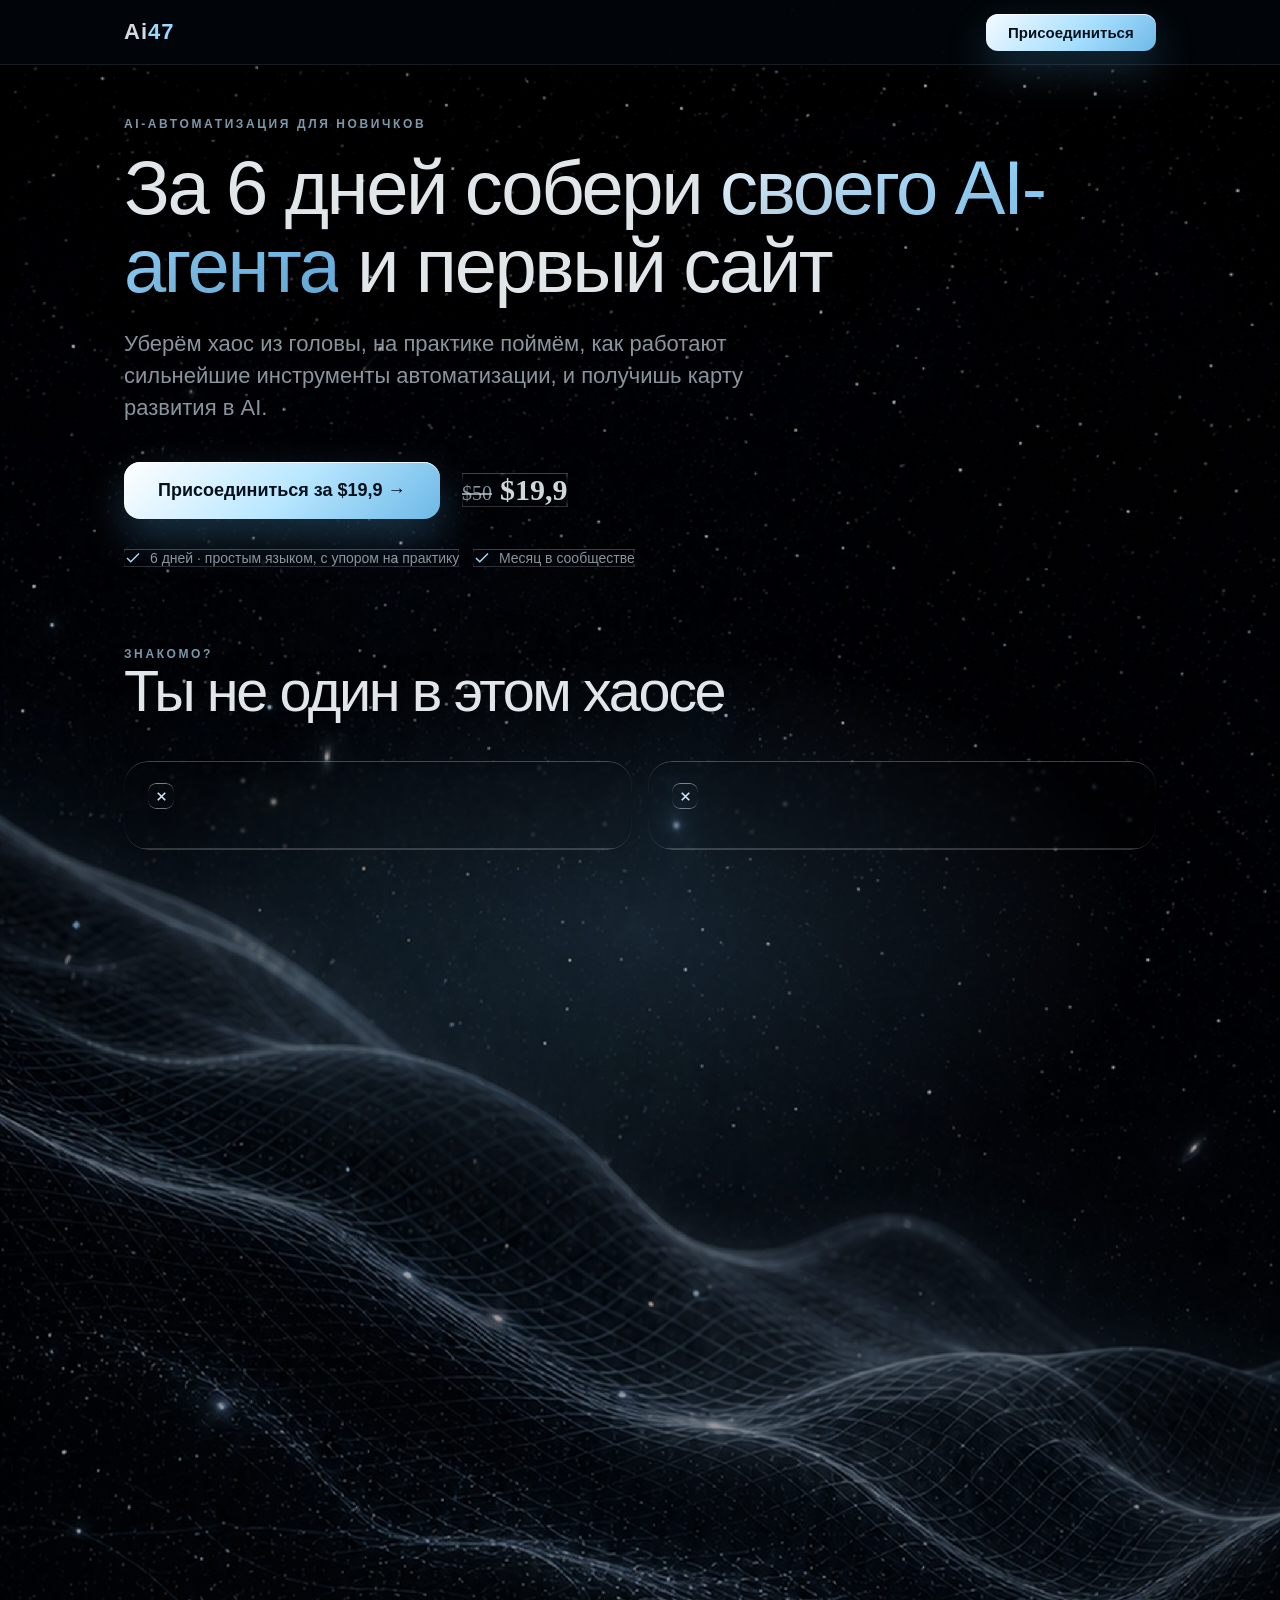
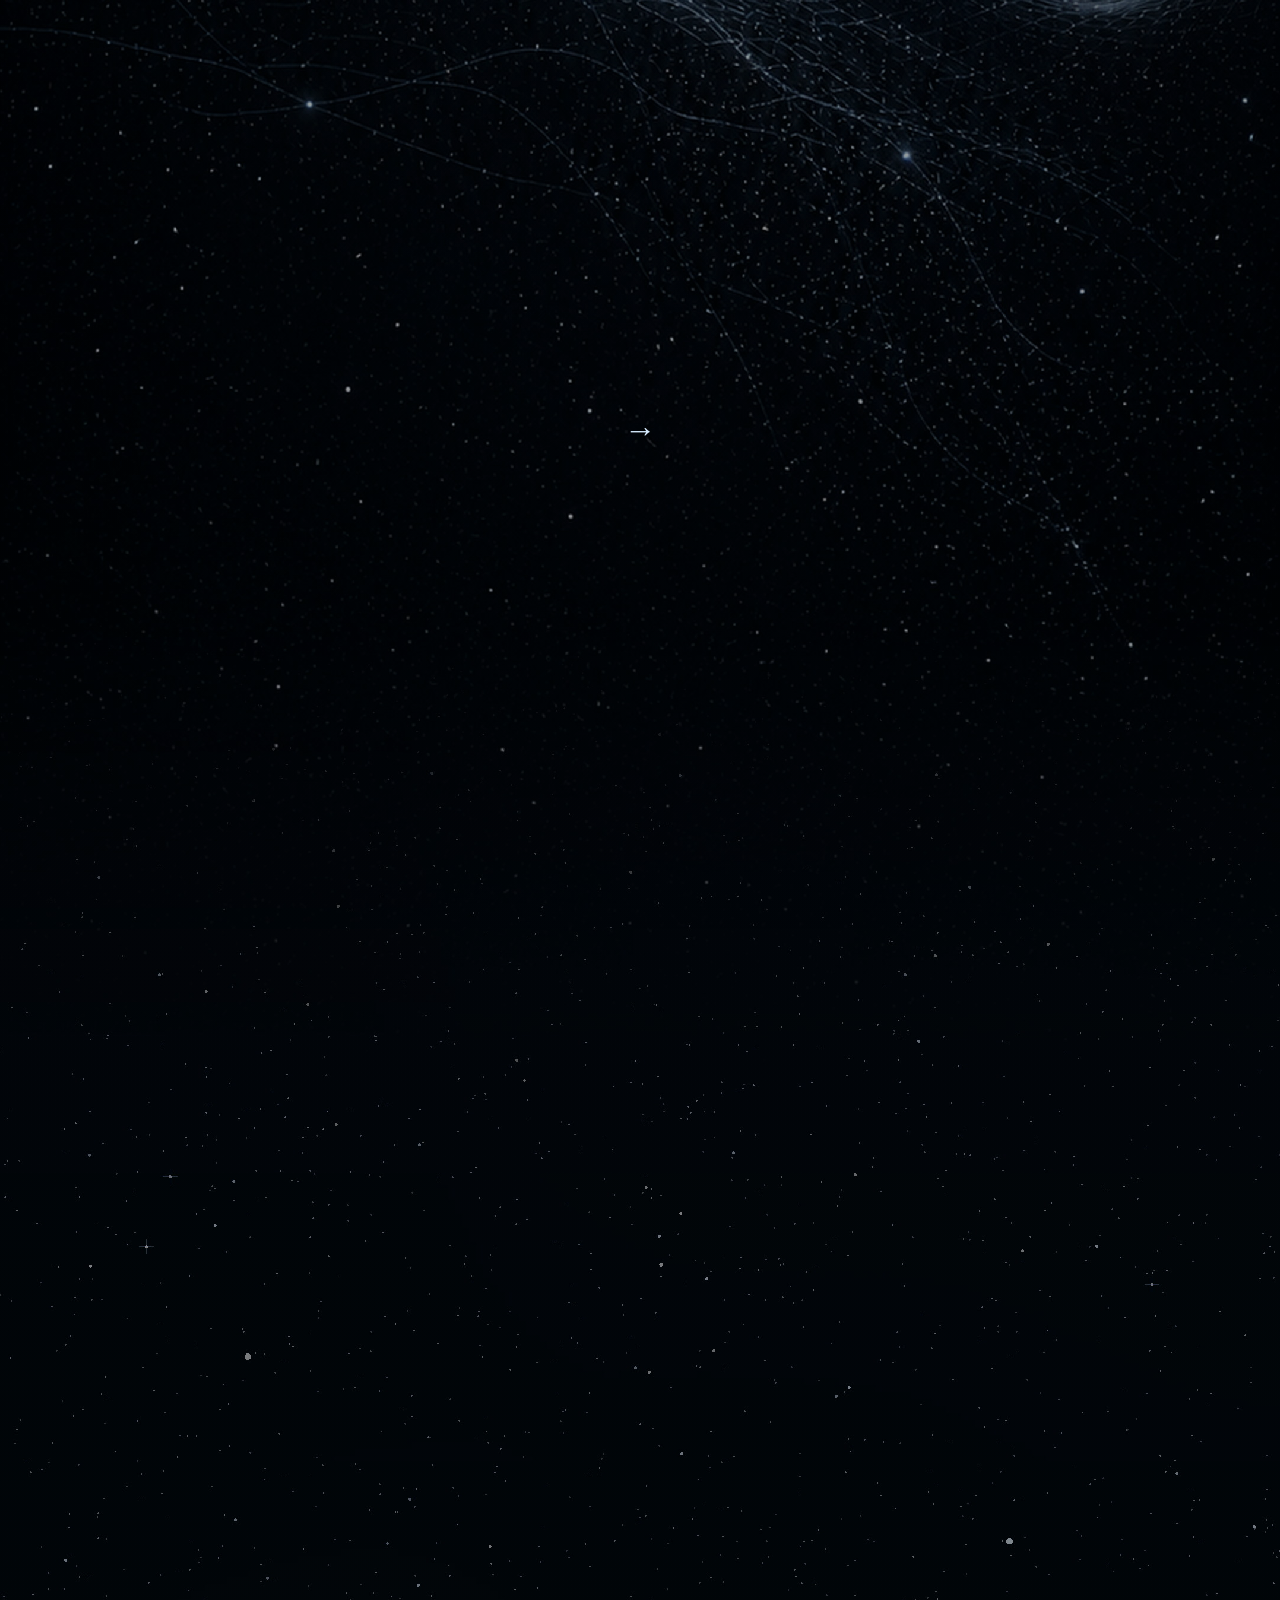
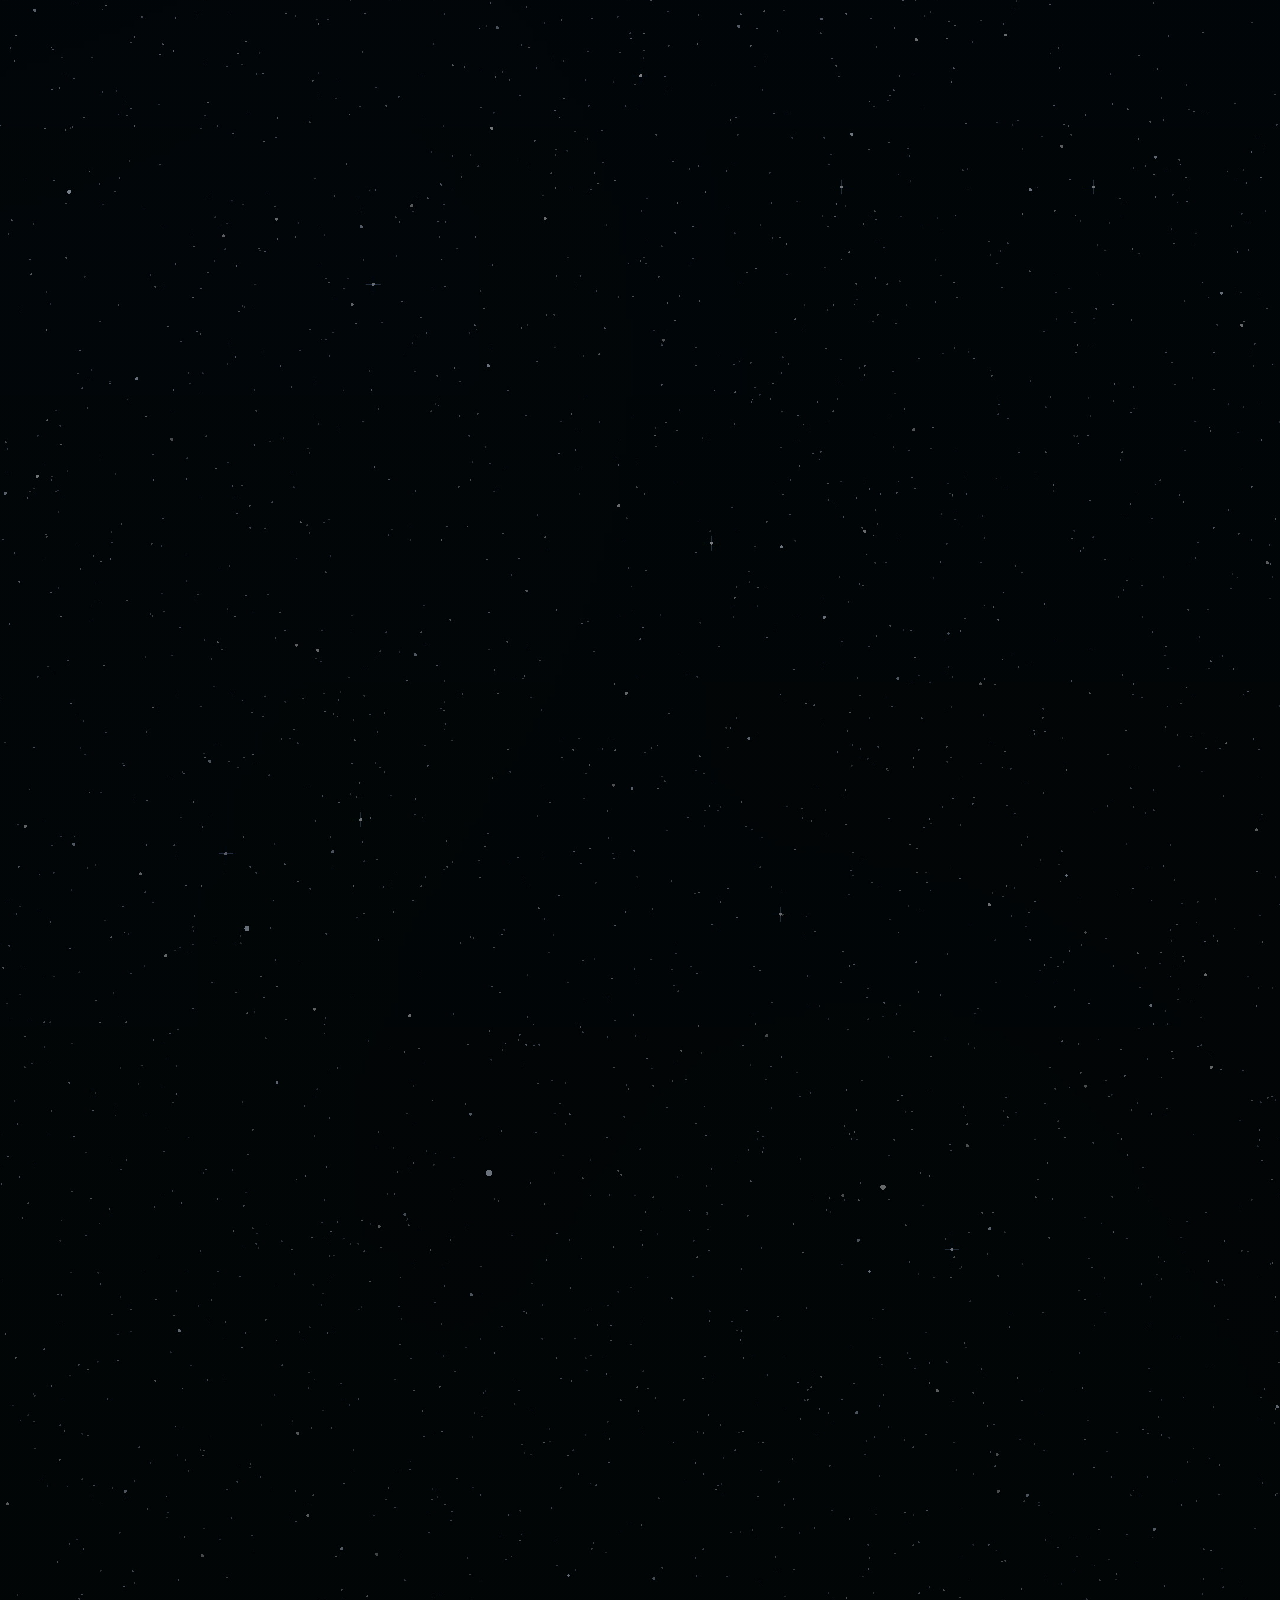
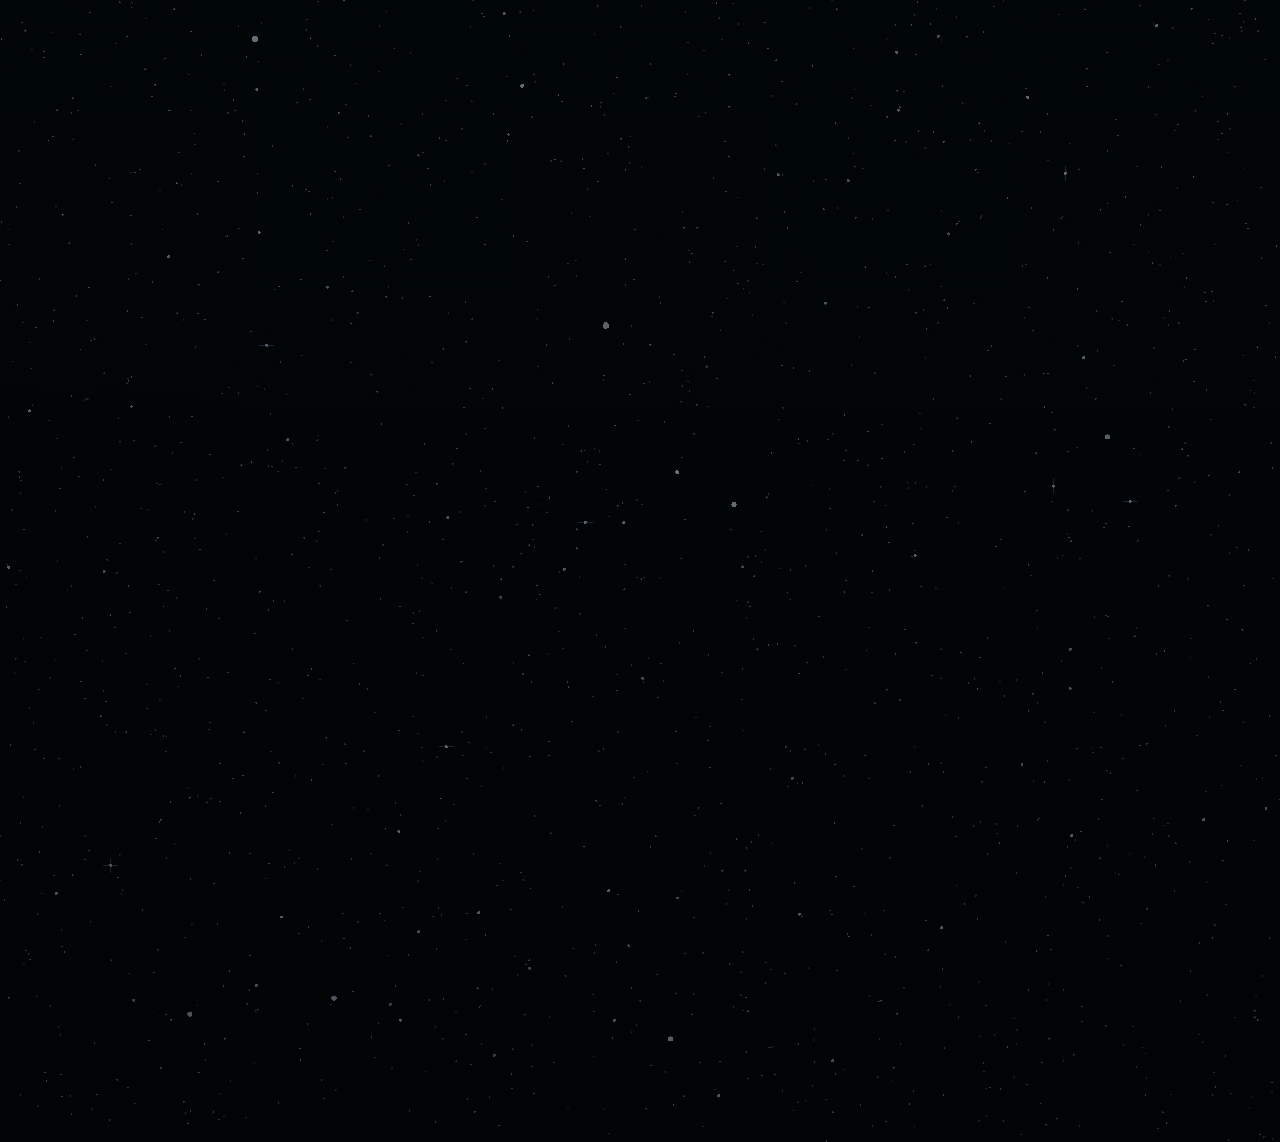
<file: app/funnel/offer.html>
﻿<!DOCTYPE html>
<html lang="ru">
<head>
<meta charset="UTF-8">
<meta name="viewport" content="width=device-width, initial-scale=1.0">
<title>Ai47 — AI-старт за 6 дней</title>
<script src="https://telegram.org/js/telegram-web-app.js"></script>
<style>
/* Кнопка «Назад» к лендингу с гайдами (только внутри Mini App) */
.offer-back{
  position:fixed;left:14px;top:14px;z-index:70;
  display:inline-flex;align-items:center;gap:7px;
  padding:9px 15px;border-radius:999px;border:1px solid rgba(220,242,255,.18);
  background:rgba(8,18,28,.62);color:#EAF7FF;
  font-family:'Space Grotesk',sans-serif;font-weight:600;font-size:13.5px;
  cursor:pointer;text-decoration:none;
  backdrop-filter:blur(18px) saturate(140%);-webkit-backdrop-filter:blur(18px) saturate(140%);
  box-shadow:inset 0 1px 0 rgba(255,255,255,.20),0 12px 28px rgba(0,0,0,.28);
}
.offer-back:active{transform:scale(.98);}
@media(max-width:640px){
  .nav{top:64px;}
  .offer-back{left:12px;top:12px;font-size:13px;padding:8px 13px;}
}
@import url('https://fonts.googleapis.com/css2?family=Space+Grotesk:wght@400;500;600;700&family=Inter:wght@400;500;600&family=Onest:wght@400;500;600&display=swap');
:root{
  --bg:#F7F9FC; --ink:#1A1D24; --muted:#5B6070; --soft:#8A8FA0;
  --indigo:#6366F1; --coral:#FB7185; --line:rgba(26,29,36,0.08);
  --glass:rgba(255,255,255,0.72); --glassbd:rgba(255,255,255,0.9);
}
*{margin:0;padding:0;box-sizing:border-box;}
html{scroll-behavior:smooth;}
body{
  font-family:'Inter','Onest',sans-serif; color:var(--ink); background:var(--bg);
  -webkit-font-smoothing:antialiased; overflow-x:hidden;
  background-image:
    radial-gradient(900px 600px at 10% -5%, rgba(99,102,241,0.10), transparent 55%),
    radial-gradient(800px 600px at 100% 8%, rgba(251,113,133,0.07), transparent 50%);
  background-attachment:fixed;
}
.wrap{max-width:1120px;margin:0 auto;padding:0 24px;}
h1,h2,h3,.ff{font-family:'Space Grotesk',sans-serif;}
.eyebrow{font-family:'Space Grotesk';font-weight:600;font-size:13px;letter-spacing:3px;text-transform:uppercase;color:var(--coral);}
.glass{background:var(--glass);border:1px solid var(--glassbd);border-radius:24px;
  box-shadow:0 20px 50px rgba(99,102,241,0.09),0 2px 8px rgba(26,29,36,0.04),inset 0 1px 0 rgba(255,255,255,0.9);
  backdrop-filter:blur(20px);}
.btn{display:inline-flex;align-items:center;gap:10px;font-family:'Space Grotesk';font-weight:600;font-size:18px;
  color:#fff;background:linear-gradient(135deg,var(--indigo),#7C7FF2);border:none;border-radius:16px;
  padding:18px 34px;cursor:pointer;text-decoration:none;box-shadow:0 12px 30px rgba(99,102,241,0.35);transition:transform .15s,box-shadow .15s;}
.btn:hover{transform:translateY(-2px);box-shadow:0 16px 40px rgba(99,102,241,0.45);}
.btn.coral{background:linear-gradient(135deg,var(--coral),#FF8DA1);box-shadow:0 12px 30px rgba(251,113,133,0.35);}
.section{padding:80px 0;}
.center{text-align:center;}

/* NAV */
.nav{position:sticky;top:0;z-index:50;backdrop-filter:blur(14px);background:rgba(247,249,252,0.7);border-bottom:1px solid var(--line);}
.nav .wrap{display:flex;align-items:center;justify-content:space-between;height:64px;}
.logo{font-family:'Space Grotesk';font-weight:700;font-size:22px;letter-spacing:1px;}
.logo span{color:var(--coral);}
.nav .btn{padding:10px 22px;font-size:15px;border-radius:12px;}

/* HERO */
.hero{padding:70px 0 40px;}
.hero .eyebrow{margin-bottom:18px;}
.hero h1{font-size:60px;line-height:1.02;letter-spacing:-2px;font-weight:700;}
.hero h1 .hl{background:linear-gradient(120deg,var(--indigo),var(--coral));-webkit-background-clip:text;-webkit-text-fill-color:transparent;}
.hero p.sub{font-size:22px;color:var(--muted);margin-top:24px;max-width:620px;line-height:1.45;}
.hero .cta-row{display:flex;align-items:center;gap:22px;margin-top:38px;flex-wrap:wrap;}
.price-anchor{font-family:'Space Grotesk';}
.price-anchor .old{color:var(--soft);text-decoration:line-through;font-size:20px;margin-right:8px;}
.price-anchor .now{color:var(--ink);font-size:30px;font-weight:700;}
.hero-badges{display:flex;gap:14px;margin-top:30px;flex-wrap:wrap;}
.hbadge{font-size:14px;color:var(--muted);display:flex;align-items:center;gap:8px;font-weight:500;}
.hbadge svg{width:18px;height:18px;stroke:var(--indigo);}

/* KNOWN pains */
.pains{display:grid;grid-template-columns:1fr 1fr;gap:16px;margin-top:40px;}
.pain{padding:22px 24px;display:flex;gap:14px;align-items:flex-start;}
.pain .x{flex-shrink:0;width:26px;height:26px;border-radius:8px;background:rgba(251,113,133,0.12);display:flex;align-items:center;justify-content:center;}
.pain .x svg{width:15px;height:15px;stroke:var(--coral);}
.pain p{font-size:16px;color:var(--ink);line-height:1.4;}

/* FOR WHOM */
.forwhom{display:grid;grid-template-columns:repeat(auto-fit,minmax(220px,1fr));gap:18px;margin-top:38px;}
.forwhom-carousel{position:relative;}
.forwhom-nav{display:none;}
.forwhom-arrow{
  width:44px;
  height:44px;
  border:1px solid rgba(220,242,255,.16);
  border-radius:999px;
  background:rgba(12,28,42,.72);
  color:#EAF7FF;
  display:grid;
  place-items:center;
  font-size:28px;
  line-height:1;
  cursor:pointer;
  box-shadow:inset 0 1px 0 rgba(255,255,255,.22),0 14px 34px rgba(0,0,0,.26);
  backdrop-filter:blur(18px);
  -webkit-backdrop-filter:blur(18px);
  transition:transform .16s ease,background .16s ease,opacity .16s ease;
}
.forwhom-arrow:hover{background:rgba(22,46,65,.86);transform:translateY(-1px);}
.forwhom-arrow:active{transform:translateY(0) scale(.98);}
.forwhom-arrow:disabled{opacity:.38;cursor:default;transform:none;}
.nums-title{font-family:'Space Grotesk';font-weight:600;font-size:19px;color:var(--ink);margin-bottom:16px;text-align:left;}
.nums-title span{color:var(--coral);}
.fw{padding:28px;}
.fw .ic{width:52px;height:52px;border-radius:14px;background:linear-gradient(145deg,rgba(99,102,241,0.14),rgba(99,102,241,0.04));display:flex;align-items:center;justify-content:center;margin-bottom:16px;}
.fw .ic svg{width:26px;height:26px;stroke:var(--indigo);}
.fw h3{font-size:20px;margin-bottom:8px;}
.fw p{font-size:15px;color:var(--muted);line-height:1.45;}

/* BEFORE AFTER */
.ba{display:grid;grid-template-columns:1fr auto 1fr;gap:24px;align-items:stretch;margin-top:40px;}
.ba .col{padding:34px;}
.ba .before{background:rgba(138,143,160,0.06);}
.ba .after{background:linear-gradient(160deg,rgba(99,102,241,0.08),rgba(251,113,133,0.06));border-color:rgba(99,102,241,0.15);}
.ba .lab{font-family:'Space Grotesk';font-weight:700;font-size:14px;letter-spacing:2px;text-transform:uppercase;margin-bottom:18px;}
.ba .before .lab{color:var(--soft);}
.ba .after .lab{color:var(--indigo);}
.ba li{list-style:none;font-size:17px;line-height:1.5;padding:9px 0;padding-left:28px;position:relative;color:var(--ink);}
.ba .before li{color:var(--muted);}
.ba li:before{position:absolute;left:0;top:9px;}
.ba .before li:before{content:"–";color:var(--soft);font-weight:700;}
.ba .after li:before{content:"✓";color:var(--indigo);font-weight:700;}
.ba .arrow{display:flex;align-items:center;font-size:32px;color:var(--coral);}

/* PROGRAM cards */
.prog-grid{display:grid;grid-template-columns:repeat(3,1fr);gap:20px;margin-top:40px;}
.dcard{padding:0;overflow:hidden;border-radius:22px;}
.dcard img{width:100%;display:block;}
.microlearn{margin-top:28px;text-align:center;font-size:17px;color:var(--muted);}
.microlearn b{color:var(--ink);}

/* STACK */
.stackimg{margin-top:36px;border-radius:24px;overflow:hidden;}
.stackimg img{width:100%;display:block;}

/* BONUS community */
.bonus{margin-top:40px;padding:44px;display:grid;grid-template-columns:1.1fr 1fr;gap:40px;align-items:center;}
.bonus-nums{display:flex;gap:20px;}
.bnum{flex:1;text-align:center;padding:22px 10px;border-radius:18px;background:rgba(255,255,255,0.6);border:1px solid var(--glassbd);}
.bnum .n{font-family:'Space Grotesk';font-weight:700;font-size:44px;line-height:1;background:linear-gradient(135deg,var(--indigo),var(--coral));-webkit-background-clip:text;-webkit-text-fill-color:transparent;}
.bnum .l{font-size:14px;color:var(--muted);margin-top:6px;font-weight:500;}
.bonus h3{font-size:30px;margin-bottom:18px;}
.bonus ul{list-style:none;}
.bonus li{font-size:16px;color:var(--ink);padding:8px 0 8px 28px;position:relative;line-height:1.4;}
.bonus li:before{content:"→";position:absolute;left:0;color:var(--coral);font-weight:700;}

/* OFFER */
.offer{margin-top:20px;padding:0;overflow:hidden;}
.offer-inner{padding:50px;}
.stack-list{margin:28px 0;}
.stack-list .row{display:flex;justify-content:space-between;align-items:center;padding:14px 0;border-bottom:1px dashed var(--line);}
.stack-list .row .name{font-size:16px;color:var(--ink);}
.stack-list .row .val{font-family:'Space Grotesk';font-weight:600;color:var(--soft);text-decoration:line-through;font-size:15px;}
.stack-list .total{display:flex;justify-content:space-between;align-items:center;padding-top:20px;margin-top:6px;}
.stack-list .total .name{font-family:'Space Grotesk';font-weight:700;font-size:19px;}
.stack-list .total .val{font-family:'Space Grotesk';font-weight:700;font-size:19px;color:var(--soft);text-decoration:line-through;}
.big-price{text-align:center;margin:26px 0;}
.big-price .lbl{font-size:16px;color:var(--muted);}
.big-price .p{font-family:'Space Grotesk';font-weight:700;font-size:64px;line-height:1;background:linear-gradient(135deg,var(--indigo),var(--coral));-webkit-background-clip:text;-webkit-text-fill-color:transparent;margin:6px 0;}
.guarantee{display:flex;align-items:center;gap:12px;justify-content:center;font-size:15px;color:var(--muted);margin-top:20px;}
.guarantee svg{width:22px;height:22px;stroke:var(--indigo);}

/* FAQ */
.faq{margin-top:36px;}
.qa{padding:0 28px;margin-bottom:14px;overflow:hidden;}
.qa summary{font-family:'Space Grotesk';font-weight:600;font-size:18px;padding:24px 0;cursor:pointer;list-style:none;display:flex;justify-content:space-between;align-items:center;}
.qa summary::-webkit-details-marker{display:none;}
.qa summary:after{content:"+";font-size:26px;color:var(--indigo);font-weight:400;}
.qa[open] summary:after{content:"–";}
.qa p{font-size:16px;color:var(--muted);line-height:1.5;padding-bottom:24px;}

/* FINAL */
.final{text-align:center;padding:90px 0;}
.final h2{font-size:46px;letter-spacing:-1px;}
.final p{font-size:20px;color:var(--muted);margin:20px 0 34px;}

/* FOOTER */
.footer{padding:40px 0;text-align:center;color:var(--soft);font-size:14px;border-top:1px solid var(--line);}

h2.big{font-size:44px;letter-spacing:-1.2px;line-height:1.05;}
.lead{font-size:19px;color:var(--muted);margin-top:16px;max-width:640px;}
.center .lead{margin-left:auto;margin-right:auto;}


/* ABOUT */
.about-card{margin-top:38px;padding:44px;display:grid;grid-template-columns:auto 1fr;gap:40px;align-items:center;text-align:left;}
.about-photo{width:160px;height:160px;border-radius:28px;background:linear-gradient(145deg,rgba(99,102,241,0.16),rgba(251,113,133,0.12));display:flex;align-items:center;justify-content:center;font-family:'Space Grotesk';font-weight:700;font-size:34px;color:var(--indigo);flex-shrink:0;}
.about-txt h3{font-size:26px;margin-bottom:6px;}
.about-role{font-size:16px;color:var(--muted);margin-bottom:16px;}
.about-facts{list-style:none;}
.about-facts li{font-size:16px;color:var(--ink);padding:8px 0 8px 28px;position:relative;line-height:1.4;}
.about-facts li:before{content:"✓";position:absolute;left:0;color:var(--indigo);font-weight:700;}
.about-people{display:grid;grid-template-columns:1fr 1fr;gap:22px;}
.about-person{padding:24px;border-radius:20px;background:rgba(255,255,255,0.55);border:1px solid rgba(255,255,255,0.86);box-shadow:inset 0 1px 0 rgba(255,255,255,0.9),0 12px 30px rgba(99,102,241,0.06);}
.about-person h3{display:flex;align-items:center;gap:10px;}
.about-initial{width:38px;height:38px;border-radius:12px;display:inline-flex;align-items:center;justify-content:center;background:linear-gradient(145deg,rgba(99,102,241,0.16),rgba(251,113,133,0.12));color:var(--indigo);font-family:'Space Grotesk';font-weight:700;font-size:18px;}
.about-person .about-role{font-family:'Space Grotesk';font-weight:700;color:var(--coral);}
@media(max-width:820px){.about-card{grid-template-columns:1fr;padding:30px;text-align:center;}.about-photo{margin:0 auto;}.about-people{grid-template-columns:1fr;}.about-person{text-align:left;}.about-facts{text-align:left;}}

/* MOBILE */
@media(max-width:820px){
  .wrap{padding:0 18px;}
  .section{padding:56px 0;}
  .hero{padding:44px 0 20px;}
  .hero h1{font-size:38px;letter-spacing:-1px;}
  .hero p.sub{font-size:18px;}
  h2.big{font-size:30px;}
  .final h2{font-size:30px;}
  .pains{grid-template-columns:1fr;}
  .forwhom{grid-template-columns:1fr;}
  .ba{grid-template-columns:1fr;}
  .ba .arrow{justify-content:center;transform:rotate(90deg);}
  .prog-grid{grid-template-columns:1fr;}
  .bonus{grid-template-columns:1fr;padding:30px;}
  .bonus-nums{margin-top:8px;}
  .offer-inner{padding:30px;}
  .big-price .p{font-size:48px;}
  .nav .btn{display:none;}

  .nums-title{text-align:center;font-size:17px;}
  .hero .cta-row{gap:14px;}
  .price-anchor .now{font-size:26px;}
  .hero-badges{gap:10px;}
  .hbadge{font-size:13px;}
  .fw{padding:24px;}
  .stack-list .row .name{font-size:14px;padding-right:10px;}
  .qa summary{font-size:16px;}
}

/* MATERIAL IMAGE STACK SLIDER */
.material-slider{margin-top:42px;position:relative;}
.material-slider-shell{position:relative;padding:14px;border-radius:30px;background:rgba(255,255,255,0.72);border:1px solid rgba(255,255,255,0.95);box-shadow:0 24px 70px rgba(99,102,241,0.12),0 4px 16px rgba(26,29,36,0.05),inset 0 1px 0 rgba(255,255,255,0.95);backdrop-filter:blur(22px);overflow:visible;}
.material-viewport{height:clamp(460px,74vh,820px);overflow:hidden;border-radius:22px;background:linear-gradient(180deg,rgba(247,249,252,0.94),rgba(255,255,255,0.86));}
.material-track{position:relative;height:100%;perspective:1000px;transform-style:preserve-3d;}
.material-slide{position:absolute;inset:0;height:100%;padding:12px;display:flex;align-items:stretch;justify-content:center;opacity:0;pointer-events:none;transform-origin:50% 54%;backface-visibility:hidden;will-change:transform,opacity,filter;transition:transform .46s cubic-bezier(.2,.8,.2,1),opacity .3s ease,filter .46s ease;}
.material-slide.is-active{opacity:1;pointer-events:auto;transform:translate3d(0,0,0) rotate(0deg) scale(1);filter:drop-shadow(0 18px 28px rgba(26,29,36,.14));}
.material-slide.is-before{opacity:0;transform:translate3d(0,-150%,120px) rotate(0deg) scale(.94);filter:drop-shadow(0 4px 12px rgba(26,29,36,.08));}
.material-slide.is-after{opacity:calc(1 - min(var(--stack), 5) * .13);transform:translate3d(0,calc(var(--stack) * 12px),calc(var(--stack) * -18px)) rotate(calc(var(--rot) * 1deg)) scale(calc(1 - min(var(--stack), 5) * .026));filter:drop-shadow(calc(var(--stack) * 2px) calc(var(--stack) * 5px) 22px rgba(26,29,36,.12));}
.material-slide-inner{width:100%;height:100%;display:flex;flex-direction:column;align-items:center;justify-content:center;gap:16px;border-radius:20px;background:rgba(255,255,255,.68);box-shadow:inset 0 1px 0 rgba(255,255,255,.92),inset 0 0 0 1px rgba(255,255,255,.74);}
.material-media{width:100%;min-height:0;flex:1;display:flex;align-items:center;justify-content:center;padding:6px;}
.material-media img{display:block;max-width:100%;max-height:100%;width:auto;height:auto;object-fit:contain;border-radius:18px;box-shadow:0 18px 42px rgba(26,29,36,0.08);}
.material-slide-final .material-media img{box-shadow:0 16px 40px rgba(99,102,241,0.12);}
.material-final-actions{width:100%;display:flex;justify-content:center;gap:12px;flex-wrap:wrap;padding:2px 10px 10px;}
.material-final-actions .btn{font-size:16px;padding:15px 22px;border-radius:15px;}
.material-final-actions .btn.free{color:var(--indigo);background:rgba(99,102,241,0.10);box-shadow:inset 0 0 0 1px rgba(99,102,241,0.18),0 10px 24px rgba(99,102,241,0.10);}
.material-nav{position:absolute;inset:0;pointer-events:none;display:flex;align-items:center;justify-content:space-between;padding:0 4px;}
.material-arrow{pointer-events:auto;width:44px;height:44px;border:0;border-radius:999px;background:rgba(255,255,255,0.88);color:var(--indigo);font-size:24px;line-height:1;display:grid;place-items:center;cursor:pointer;box-shadow:0 10px 24px rgba(99,102,241,0.16),inset 0 1px 0 rgba(255,255,255,0.95);transition:transform .15s,background .15s;}
.material-arrow:hover{transform:translateY(-1px);background:#fff;}
.material-arrow:active{transform:translateY(0) scale(.98);}
.material-arrow:focus-visible{outline:3px solid rgba(99,102,241,0.25);outline-offset:3px;}
.material-dots{display:flex;justify-content:center;gap:7px;margin-top:16px;flex-wrap:wrap;}
.material-dot{width:8px;height:8px;border:0;border-radius:999px;background:rgba(99,102,241,0.22);cursor:pointer;transition:width .2s,background .2s;}
.material-dot.is-active{width:26px;background:linear-gradient(135deg,var(--indigo),var(--coral));}
.material-count{margin-top:12px;font-size:13px;color:var(--soft);font-family:'Space Grotesk',sans-serif;font-weight:600;}
@media(max-width:820px){.material-slider-shell{padding:9px;border-radius:24px}.material-viewport{height:clamp(430px,76vh,760px);border-radius:18px}.material-slide{padding:8px}.material-slide-inner{border-radius:16px}.material-media{padding:4px}.material-media img{border-radius:14px}.material-nav{padding:0}.material-arrow{width:38px;height:38px;font-size:21px}.material-final-actions .btn{width:100%;font-size:15px;padding:14px 18px}.material-final-actions{gap:10px}}
@media(prefers-reduced-motion:reduce){.material-slide{transition:none}}

/* DARK GLASS THEME */
:root{
  --bg:#050914;
  --ink:#F6F8FF;
  --muted:#B7C2D8;
  --soft:#7E8BA3;
  --indigo:#69A7FF;
  --coral:#FF4FB4;
  --line:rgba(204,225,255,0.12);
  --glass:rgba(12,20,38,0.58);
  --glassbd:rgba(210,236,255,0.22);
}
body{
  color:var(--ink);
  background:
    radial-gradient(900px 620px at 12% -8%, rgba(105,167,255,0.24), transparent 60%),
    radial-gradient(760px 540px at 92% 8%, rgba(255,79,180,0.18), transparent 58%),
    radial-gradient(900px 640px at 50% 36%, rgba(80,110,180,0.12), transparent 64%),
    linear-gradient(180deg,#020611 0%,#07101f 44%,#050914 100%);
  background-attachment:fixed;
}
body:before{
  content:"";
  position:fixed;
  inset:0;
  z-index:-1;
  pointer-events:none;
  background:
    linear-gradient(90deg,transparent,rgba(105,167,255,0.08),transparent),
    radial-gradient(circle at 18% 20%,rgba(255,255,255,0.08),transparent 10%),
    linear-gradient(rgba(105,167,255,0.055) 1px,transparent 1px),
    linear-gradient(90deg,rgba(105,167,255,0.045) 1px,transparent 1px);
  background-size:100% 100%,100% 100%,72px 72px,72px 72px;
  mask-image:linear-gradient(180deg,rgba(0,0,0,0.78),rgba(0,0,0,0.18));
}
.glass{
  background:
    linear-gradient(180deg,rgba(255,255,255,0.13),rgba(255,255,255,0.045)),
    var(--glass);
  border-color:var(--glassbd);
  box-shadow:
    inset 0 2px 2px rgba(255,255,255,0.48),
    inset 0 0 0 1px rgba(255,255,255,0.10),
    inset 0 -18px 34px rgba(0,0,0,0.18),
    0 28px 80px rgba(0,0,0,0.34),
    0 0 44px rgba(105,167,255,0.08);
  backdrop-filter:blur(24px) saturate(170%);
}
.nav{
  background:rgba(3,8,18,0.70);
  border-bottom-color:rgba(210,236,255,0.10);
  box-shadow:0 12px 34px rgba(0,0,0,0.22);
}
.logo,.hero h1,h2.big,.final h2,.fw h3,.bonus h3,.about-txt h3,.qa summary,.stack-list .total .name{color:#F7FAFF;}
.eyebrow{color:#FF5FBA;text-shadow:0 0 22px rgba(255,79,180,0.28);}
.hero h1 .hl,.big-price .p,.bnum .n{
  background:linear-gradient(120deg,#69A7FF 0%,#9D6BFF 45%,#FF4FB4 100%);
  -webkit-background-clip:text;
  -webkit-text-fill-color:transparent;
}
.hero p.sub,.lead,.fw p,.qa p,.final p,.microlearn,.big-price .lbl,.bnum .l,.about-role,.hbadge,.ba .before li,.price-anchor .old,.stack-list .row .val,.stack-list .total .val{color:var(--muted);}
.price-anchor .now,.pain p,.nums-title,.stack-list .row .name,.bonus li,.about-facts li,.ba li{color:var(--ink);}
.btn{
  color:#fff;
  background:linear-gradient(135deg,#5F8CFF,#B35CFF);
  box-shadow:0 14px 34px rgba(105,167,255,0.28),inset 0 1px 0 rgba(255,255,255,0.34);
}
.btn:hover{box-shadow:0 18px 44px rgba(105,167,255,0.36),inset 0 1px 0 rgba(255,255,255,0.38);}
.btn.coral{
  background:linear-gradient(135deg,#FF4FB4,#FF7B9F);
  box-shadow:0 14px 34px rgba(255,79,180,0.30),inset 0 1px 0 rgba(255,255,255,0.38);
}
.hbadge svg,.fw .ic svg,.guarantee svg{stroke:#69A7FF;}
.pain .x{
  background:rgba(255,79,180,0.13);
  box-shadow:inset 0 0 0 1px rgba(255,79,180,0.22);
}
.fw .ic,.about-photo,.about-initial{
  color:#86BCFF;
  background:
    radial-gradient(circle at 30% 0%,rgba(255,255,255,0.28),transparent 38%),
    linear-gradient(145deg,rgba(105,167,255,0.22),rgba(255,79,180,0.12));
  box-shadow:inset 0 1px 0 rgba(255,255,255,0.34),0 0 24px rgba(105,167,255,0.12);
}
.ba .before{
  background:linear-gradient(180deg,rgba(255,255,255,0.07),rgba(255,255,255,0.035));
}
.ba .after{
  background:linear-gradient(155deg,rgba(105,167,255,0.14),rgba(255,79,180,0.08));
  border-color:rgba(105,167,255,0.20);
}
.ba .after .lab{color:#86BCFF;}
.ba .after li:before,.about-facts li:before{color:#86BCFF;}
.bnum,.about-person{
  background:rgba(255,255,255,0.07);
  border-color:rgba(210,236,255,0.16);
  box-shadow:inset 0 1px 0 rgba(255,255,255,0.24),0 16px 34px rgba(0,0,0,0.16);
}
.stack-list .row{border-bottom-color:rgba(210,236,255,0.12);}
.qa summary:after{color:#86BCFF;}
.footer{border-top-color:rgba(210,236,255,0.12);}
.mobile-fixed-cta{display:none;}
.material-slider-shell{
  background:
    linear-gradient(180deg,rgba(255,255,255,0.14),rgba(255,255,255,0.045)),
    rgba(8,16,30,0.72);
  border-color:rgba(218,242,255,0.22);
  box-shadow:
    inset 0 3px 3px rgba(255,255,255,0.42),
    inset 0 0 0 1px rgba(255,255,255,0.10),
    0 30px 90px rgba(0,0,0,0.42),
    0 0 52px rgba(105,167,255,0.12),
    0 0 42px rgba(255,79,180,0.08);
}
.material-viewport{
  background:
    radial-gradient(70% 50% at 20% 0%,rgba(105,167,255,0.16),transparent 65%),
    radial-gradient(60% 50% at 92% 10%,rgba(255,79,180,0.13),transparent 62%),
    linear-gradient(180deg,rgba(8,16,30,0.84),rgba(5,9,20,0.96));
}
.material-slide-inner{
  background:
    linear-gradient(180deg,rgba(255,255,255,0.12),rgba(255,255,255,0.04)),
    rgba(12,20,38,0.64);
  box-shadow:
    inset 0 2px 3px rgba(255,255,255,0.38),
    inset 0 0 0 1px rgba(255,255,255,0.12),
    0 18px 60px rgba(0,0,0,0.28);
}
.material-media img{box-shadow:0 18px 44px rgba(0,0,0,0.24),0 0 28px rgba(105,167,255,0.10);}
.material-arrow{
  background:rgba(9,18,34,0.78);
  color:#EAF3FF;
  box-shadow:inset 0 1px 0 rgba(255,255,255,0.30),0 12px 26px rgba(0,0,0,0.28);
}
.material-arrow:hover{background:rgba(18,31,56,0.92);}
.material-dot{background:rgba(210,236,255,0.22);}
.material-final-actions .btn.free{
  color:#EAF3FF;
  background:rgba(105,167,255,0.13);
  box-shadow:inset 0 0 0 1px rgba(135,190,255,0.26),0 12px 30px rgba(0,0,0,0.16);
}

/* MOBILE DESIGN OVERHAUL */
@media(max-width:640px){
  html{scroll-padding-top:78px;}
  body{padding-bottom:88px;background-size:auto;background-attachment:scroll;}
  body:before{opacity:.72;background-size:100% 100%,100% 100%,54px 54px,54px 54px;}
  .wrap{padding:0 14px;}
  .section{padding:44px 0;}
  .center{text-align:left;}

  .nav{
    top:10px;
    width:calc(100% - 20px);
    margin:0 auto;
    border:1px solid rgba(210,236,255,.14);
    border-radius:999px;
    background:rgba(5,10,22,.74);
    box-shadow:inset 0 1px 0 rgba(255,255,255,.18),0 16px 40px rgba(0,0,0,.32);
  }
  .nav .wrap{height:54px;padding:0 8px 0 16px;}
  .logo{font-size:18px;letter-spacing:.4px;}
  .nav .btn{display:inline-flex;padding:0 14px;min-height:38px;border-radius:999px;font-size:13px;}

  .hero{padding:36px 0 34px;}
  .hero .eyebrow,.section .eyebrow{font-size:10px;letter-spacing:2px;margin-bottom:12px;}
  .hero h1{font-size:clamp(34px,10.8vw,44px);line-height:.98;letter-spacing:-1.4px;max-width:11ch;}
  .hero p.sub{margin-top:18px;font-size:16px;line-height:1.48;max-width:32ch;}
  .hero .cta-row{display:grid;grid-template-columns:1fr;gap:12px;margin-top:24px;}
  .hero .cta-row .btn{width:100%;justify-content:center;min-height:56px;font-size:16px;border-radius:18px;}
  .price-anchor{width:fit-content;padding:10px 14px;border-radius:999px;background:rgba(255,255,255,.07);border:1px solid rgba(210,236,255,.12);}
  .price-anchor .old{font-size:15px;}
  .price-anchor .now{font-size:22px;}
  .hero-badges{display:grid;grid-template-columns:1fr;gap:8px;margin-top:18px;}
  .hbadge{padding:10px 12px;border-radius:16px;background:rgba(255,255,255,.06);border:1px solid rgba(210,236,255,.10);font-size:13px;line-height:1.35;}

  h2.big{font-size:clamp(27px,8vw,34px);line-height:1.02;letter-spacing:-.8px;max-width:12ch;}
  .lead{font-size:15.5px;line-height:1.55;max-width:34ch;}
  .glass{border-radius:20px;box-shadow:inset 0 1px 0 rgba(255,255,255,.28),inset 0 -16px 28px rgba(0,0,0,.16),0 18px 46px rgba(0,0,0,.28),0 0 30px rgba(105,167,255,.06);}

  .pains{gap:10px;margin-top:24px;}
  .pain{padding:16px;gap:12px;border-radius:18px;align-items:center;}
  .pain .x{width:30px;height:30px;border-radius:11px;}
  .pain p{font-size:14.5px;line-height:1.38;}

  .forwhom{display:flex;gap:12px;margin:24px -14px 0;padding:0 14px 6px;overflow-x:auto;scroll-snap-type:x mandatory;}
  .forwhom::-webkit-scrollbar{display:none;}
  .fw{min-width:82%;padding:20px;border-radius:20px;scroll-snap-align:center;}
  .fw .ic{width:46px;height:46px;border-radius:15px;margin-bottom:14px;}
  .fw h3{font-size:19px;}
  .fw p{font-size:14.5px;}

  .ba{gap:12px;margin-top:24px;}
  .ba .col{padding:20px;border-radius:20px;}
  .ba .lab{font-size:11px;letter-spacing:1.5px;margin-bottom:12px;}
  .ba li{font-size:14.5px;line-height:1.45;padding:7px 0 7px 24px;}
  .ba .arrow{width:42px;height:42px;margin:0 auto;border-radius:999px;background:rgba(255,79,180,.14);border:1px solid rgba(255,79,180,.22);display:grid;place-items:center;transform:rotate(90deg);font-size:26px;box-shadow:0 12px 26px rgba(255,79,180,.10);}

  .material-slider{margin-top:26px;}
  .material-slider-shell{padding:8px;border-radius:24px;margin-inline:-2px;}
  .material-viewport{height:min(66vh,590px);min-height:430px;border-radius:18px;}
  .material-slide{padding:7px;}
  .material-slide.is-after{opacity:calc(1 - min(var(--stack), 3) * .18);transform:translate3d(0,calc(var(--stack) * 9px),calc(var(--stack) * -14px)) rotate(calc(var(--rot) * .7deg)) scale(calc(1 - min(var(--stack), 4) * .022));}
  .material-slide-inner{gap:10px;border-radius:16px;}
  .material-media{padding:3px;}
  .material-media img{border-radius:13px;}
  .material-nav{align-items:flex-end;justify-content:center;gap:10px;padding-bottom:14px;}
  .material-arrow{width:40px;height:40px;font-size:22px;}
  .material-dots{gap:6px;margin-top:12px;}
  .material-dot{width:7px;height:7px;}
  .material-dot.is-active{width:22px;}
  .material-count{text-align:center;font-size:12px;margin-top:8px;}
  .material-final-actions{padding:0 8px 8px;}
  .material-final-actions .btn{min-height:48px;border-radius:15px;}

  .bonus{margin-top:24px;padding:20px;gap:22px;border-radius:22px;}
  .bonus h3{font-size:24px;}
  .bonus li{font-size:14.5px;line-height:1.45;padding:7px 0 7px 24px;}
  .nums-title{text-align:left;font-size:16px;line-height:1.3;}
  .bonus-nums{display:grid;grid-template-columns:repeat(3,1fr);gap:8px;}
  .bnum{padding:14px 6px;border-radius:16px;}
  .bnum .n{font-size:30px;}
  .bnum .l{font-size:11px;}

  .about-card{margin-top:24px;padding:18px;gap:18px;border-radius:22px;}
  .about-photo{width:84px;height:84px;border-radius:22px;font-size:22px;}
  .about-person{padding:18px;border-radius:18px;}
  .about-person h3{font-size:22px;}
  .about-facts li{font-size:14.5px;line-height:1.45;padding:7px 0 7px 24px;}

  .offer{border-radius:24px;overflow:visible;}
  .offer-inner{padding:22px 16px;}
  .stack-list{margin:20px 0;}
  .stack-list .row,.stack-list .total{display:grid;grid-template-columns:1fr auto;gap:12px;align-items:start;padding:12px 0;}
  .stack-list .row .name{font-size:14px;line-height:1.35;}
  .stack-list .row .val,.stack-list .total .val{font-size:13px;}
  .stack-list .total .name{font-size:16px;}
  .big-price{margin:22px 0;}
  .big-price .p{font-size:54px;}
  .offer .btn{width:100%;justify-content:center;min-height:56px;font-size:16px;border-radius:18px;}

  .faq{margin-top:22px;}
  .qa{padding:0 18px;margin-bottom:10px;border-radius:18px;}
  .qa summary{font-size:15.5px;line-height:1.25;padding:18px 0;gap:14px;}
  .qa p{font-size:14.5px;line-height:1.5;padding-bottom:18px;}

  .final{padding:56px 0 46px;text-align:left;}
  .final h2{font-size:clamp(30px,8.6vw,38px);line-height:1.04;}
  .final p{font-size:16px;line-height:1.5;margin:16px 0 24px;}
  .final .btn{width:100%;justify-content:center;min-height:56px;border-radius:18px;}
  .footer{padding:30px 0 106px;font-size:12px;}

  body:after{
    content:"";
    position:fixed;
    left:0;right:0;bottom:0;
    height:92px;
    z-index:45;
    pointer-events:none;
    background:linear-gradient(180deg,transparent,rgba(5,9,20,.92) 44%,rgba(5,9,20,.98));
  }
  .mobile-fixed-cta{
    display:inline-flex;
    position:fixed;
    left:14px;
    right:14px;
    bottom:14px;
    z-index:60;
    width:auto;
    min-height:56px;
    justify-content:center;
    border-radius:18px;
    box-shadow:0 18px 42px rgba(255,79,180,.34),inset 0 1px 0 rgba(255,255,255,.38);
  }
}

/* BLUE GRAPHITE GLASS REFINEMENT */
:root{
  --bg:#071421;
  --ink:#EEF5FA;
  --muted:#9EADB8;
  --soft:#667784;
  --indigo:#8BC9FF;
  --coral:#D7ECFF;
  --line:rgba(185,220,240,0.14);
  --glass:rgba(11,24,36,0.54);
  --glassbd:rgba(214,239,255,0.18);
}
body{
  color:var(--ink);
  background:
    radial-gradient(900px 540px at 50% 34%,rgba(74,154,205,0.28),transparent 62%),
    radial-gradient(700px 420px at 18% 76%,rgba(33,108,155,0.26),transparent 62%),
    radial-gradient(640px 520px at 84% 22%,rgba(83,132,166,0.12),transparent 66%),
    linear-gradient(180deg,#02060B 0%,#06131F 38%,#0A2132 62%,#02070C 100%);
  background-attachment:fixed;
}
body:before{
  opacity:.58;
  background:
    radial-gradient(900px 420px at 50% 42%,rgba(117,199,255,0.24),transparent 58%),
    linear-gradient(180deg,rgba(255,255,255,0.028),transparent 34%),
    linear-gradient(rgba(180,220,245,0.035) 1px,transparent 1px),
    linear-gradient(90deg,rgba(180,220,245,0.03) 1px,transparent 1px);
  background-size:100% 100%,100% 100%,88px 88px,88px 88px;
  mask-image:linear-gradient(180deg,rgba(0,0,0,.74),rgba(0,0,0,.18));
}
.wrap{max-width:1080px;}
h1,h2,h3,.ff,.logo,.btn,.eyebrow{font-family:'Space Grotesk','Onest',sans-serif;}
.hero h1,h2.big,.final h2{
  color:rgba(244,250,255,.92);
  font-weight:500;
  letter-spacing:-2.4px;
  text-shadow:0 18px 54px rgba(0,0,0,.42);
}
.hero h1{font-size:clamp(52px,6.1vw,76px);}
h2.big{font-size:clamp(40px,4.5vw,58px);}
.hero h1 .hl,.big-price .p,.bnum .n{
  background:linear-gradient(120deg,#EAF6FF 0%,#9AD8FF 46%,#6CB7E8 100%);
  -webkit-background-clip:text;
  -webkit-text-fill-color:transparent;
}
.eyebrow{
  color:rgba(172,211,235,.72);
  font-size:12px;
  letter-spacing:2.6px;
  text-shadow:none;
}
.hero p.sub,.lead,.fw p,.qa p,.final p,.microlearn,.big-price .lbl,.bnum .l,.about-role,.hbadge,.ba .before li,.price-anchor .old,.stack-list .row .val,.stack-list .total .val{
  color:rgba(190,205,216,.72);
}
.price-anchor .now,.pain p,.nums-title,.stack-list .row .name,.bonus li,.about-facts li,.ba li{
  color:rgba(238,246,251,.88);
}
.glass{
  background:
    linear-gradient(180deg,rgba(255,255,255,.105),rgba(255,255,255,.035)),
    radial-gradient(120% 100% at 50% 100%,rgba(102,188,240,.12),transparent 60%),
    rgba(8,19,30,.58);
  border:1px solid rgba(216,239,255,.16);
  box-shadow:
    inset 0 1px 0 rgba(255,255,255,.28),
    inset 0 0 0 1px rgba(255,255,255,.035),
    0 24px 70px rgba(0,0,0,.34),
    0 0 0 1px rgba(120,190,230,.035);
  backdrop-filter:blur(22px) saturate(132%);
}
.nav{
  background:rgba(3,9,15,.64);
  border-bottom-color:rgba(215,236,250,.10);
  box-shadow:0 12px 34px rgba(0,0,0,.26);
}
.logo{font-weight:600;color:rgba(240,248,255,.88);}
.logo span{color:#9AD8FF;}
.btn{
  color:#06101A;
  background:linear-gradient(135deg,#F5FBFF,#A7DFFF 56%,#6EB9E8);
  box-shadow:0 18px 42px rgba(90,176,230,.24),inset 0 1px 0 rgba(255,255,255,.72);
  font-weight:600;
}
.btn:hover{box-shadow:0 22px 54px rgba(90,176,230,.30),inset 0 1px 0 rgba(255,255,255,.82);}
.btn.coral{
  color:#06101A;
  background:linear-gradient(135deg,#FFFFFF,#B9E7FF 52%,#6DB9E7);
  box-shadow:0 18px 44px rgba(92,182,236,.28),inset 0 1px 0 rgba(255,255,255,.80);
}
.hbadge,.price-anchor,.pain .x,.fw .ic,.about-photo,.about-initial{
  background:rgba(215,238,255,.075);
  border:1px solid rgba(215,238,255,.14);
  box-shadow:inset 0 1px 0 rgba(255,255,255,.20);
}
.hbadge svg,.fw .ic svg,.guarantee svg{stroke:#A6DCFF;}
.pain .x svg{stroke:#D7ECFF;}
.fw .ic,.about-photo,.about-initial{color:#CFEFFF;}
.ba .before{
  background:linear-gradient(180deg,rgba(255,255,255,.055),rgba(255,255,255,.025));
}
.ba .after{
  background:
    radial-gradient(90% 80% at 50% 100%,rgba(109,185,231,.14),transparent 64%),
    linear-gradient(180deg,rgba(255,255,255,.075),rgba(255,255,255,.03));
  border-color:rgba(196,228,248,.16);
}
.ba .before .lab,.ba .after .lab{color:rgba(192,220,236,.72);}
.ba .after li:before,.about-facts li:before{color:#BFE8FF;}
.bnum,.about-person{
  background:rgba(220,242,255,.055);
  border-color:rgba(220,242,255,.13);
  box-shadow:inset 0 1px 0 rgba(255,255,255,.18),0 18px 42px rgba(0,0,0,.18);
}
.about-person .about-role{color:#BFE8FF;}
.stack-list .row{border-bottom-color:rgba(190,224,244,.12);}
.qa summary:after{color:#BFE8FF;}
.material-slider-shell{
  background:
    linear-gradient(180deg,rgba(255,255,255,.095),rgba(255,255,255,.032)),
    radial-gradient(100% 80% at 50% 100%,rgba(94,180,235,.16),transparent 62%),
    rgba(5,14,23,.76);
  border-color:rgba(220,242,255,.16);
  box-shadow:
    inset 0 1px 0 rgba(255,255,255,.30),
    0 34px 90px rgba(0,0,0,.42),
    0 0 64px rgba(84,170,225,.10);
}
.material-viewport{
  background:
    radial-gradient(80% 54% at 50% 100%,rgba(113,199,255,.24),transparent 64%),
    linear-gradient(180deg,rgba(3,8,13,.92),rgba(8,24,38,.88) 58%,rgba(3,8,13,.94));
}
.material-slide-inner{
  background:
    linear-gradient(180deg,rgba(255,255,255,.075),rgba(255,255,255,.028)),
    rgba(8,20,31,.68);
  border:1px solid rgba(220,242,255,.13);
  box-shadow:
    inset 0 1px 0 rgba(255,255,255,.22),
    0 20px 60px rgba(0,0,0,.30);
}
.material-media img{
  box-shadow:0 18px 48px rgba(0,0,0,.30),0 0 36px rgba(95,185,240,.10);
}
.material-arrow{
  background:rgba(12,28,42,.72);
  color:#EAF7FF;
  border:1px solid rgba(220,242,255,.16);
}
.material-arrow:hover{background:rgba(22,46,65,.86);}
.material-dot{background:rgba(198,230,248,.22);}
.material-dot.is-active{background:linear-gradient(135deg,#F5FBFF,#82CAFA);}
.material-final-actions .btn.free{
  color:#EAF7FF;
  background:rgba(220,242,255,.08);
  border:1px solid rgba(220,242,255,.16);
  box-shadow:inset 0 1px 0 rgba(255,255,255,.16),0 12px 30px rgba(0,0,0,.16);
}
.footer{border-top-color:rgba(190,224,244,.12);}
@media(max-width:640px){
  body{
    background:
      radial-gradient(620px 420px at 50% 22%,rgba(74,154,205,.25),transparent 66%),
      radial-gradient(420px 360px at 50% 74%,rgba(70,160,220,.19),transparent 64%),
      linear-gradient(180deg,#02060B 0%,#071827 48%,#02070C 100%);
  }
  .nav{background:rgba(4,11,18,.72);border-color:rgba(215,236,250,.13);}
  .hero h1{font-size:clamp(35px,10.6vw,44px);max-width:12ch;letter-spacing:-1.5px;}
  h2.big{font-size:clamp(28px,8vw,35px);max-width:13ch;letter-spacing:-1px;}
  .glass{border-color:rgba(216,239,255,.14);}
  .final .btn,.mobile-fixed-cta{
    color:#06101A;
    background:linear-gradient(135deg,#FFFFFF,#A9E1FF 55%,#69B6E6);
    box-shadow:0 18px 46px rgba(92,182,236,.28),inset 0 1px 0 rgba(255,255,255,.84);
  }
}

/* BLUR FRAME REVEAL */
.frame-animated{
  position:relative;
  transform:translate3d(0,46px,0) scale(.975);
  opacity:0;
  filter:none;
  transition:
    transform 1.14s cubic-bezier(.12,.86,.18,1),
    opacity .92s ease;
  transition-delay:var(--frame-delay,0ms);
  will-change:transform,opacity,filter;
}
.frame-animated::after{
  content:"";
  position:absolute;
  inset:-1px;
  z-index:2;
  pointer-events:none;
  border-radius:inherit;
  border:1px solid rgba(221,244,255,.18);
  box-shadow:
    inset 0 1px 0 rgba(255,255,255,.26),
    inset 0 -1px 0 rgba(120,205,255,.08),
    0 0 28px rgba(110,190,240,.08);
  opacity:0;
  filter:none;
  transition:
    opacity .9s ease,
    box-shadow .9s ease;
  transition-delay:calc(var(--frame-delay,0ms) + 120ms);
}
.frame-animated.is-frame-visible{
  transform:translate3d(0,0,0) scale(1);
  opacity:1;
  filter:none;
  animation:none;
  animation-delay:0ms;
}
.frame-animated.is-frame-visible::after{
  opacity:.46;
  filter:none;
  animation:none;
  animation-delay:0ms;
}
.material-slide:not(.is-active) .frame-animated::after{
  opacity:.22;
  animation:none;
}
@keyframes frameFloat{
  0%,100%{transform:translate3d(0,0,0) scale(1);}
  18%{transform:translate3d(0,-10px,0) scale(1.004);}
  46%{transform:translate3d(0,-5px,0) scale(1.002);}
  76%{transform:translate3d(0,-8px,0) scale(1.003);}
}
@keyframes frameBreathe{
  0%,100%{
    opacity:.32;
    box-shadow:
      inset 0 1px 0 rgba(255,255,255,.18),
      inset 0 -1px 0 rgba(120,205,255,.06),
      0 0 16px rgba(110,190,240,.055);
  }
  42%{
    opacity:.74;
    box-shadow:
      inset 0 1px 0 rgba(255,255,255,.36),
      inset 0 -1px 0 rgba(120,205,255,.12),
      0 0 34px rgba(110,190,240,.13);
  }
  68%{
    opacity:.42;
    box-shadow:
      inset 0 1px 0 rgba(255,255,255,.22),
      inset 0 -1px 0 rgba(120,205,255,.07),
      0 0 20px rgba(110,190,240,.065);
  }
}
@media(prefers-reduced-motion:reduce){
  .frame-animated{
    transform:none;
    opacity:1;
    filter:none;
    transition:none;
    animation:none;
  }
.frame-animated.is-frame-visible::after{animation:none;}
}

/* ORGANIC CONTENT REVEAL */
.reveal-piece{
  transform:translate3d(0,36px,0);
  opacity:0;
  filter:none;
  transition:
    transform 1.02s cubic-bezier(.12,.86,.18,1),
    opacity .82s ease;
  transition-delay:var(--reveal-delay,0ms);
  will-change:transform,opacity,filter;
}
.reveal-piece.is-reveal-visible{
  transform:translate3d(0,0,0);
  opacity:1;
  filter:none;
}
.reveal-soft{
  transform:translate3d(0,24px,0);
  filter:none;
}
.frame-animated.reveal-piece.is-frame-visible{
  animation:none;
}
.stack-list .row.reveal-piece,
.stack-list .total.reveal-piece,
.bnum.reveal-piece,
.hbadge.reveal-piece,
.price-anchor.reveal-piece{
  transition-duration:.72s;
}
@media(prefers-reduced-motion:reduce){
  .reveal-piece{
    transform:none;
    opacity:1;
    filter:none;
    transition:none;
  }
}

/* COSMIC WAVE BACKGROUND */
body{
  background-color:#02070C;
  background-image:
    linear-gradient(180deg,rgba(1,5,9,.24) 0%,rgba(3,12,19,.42) 42%,rgba(1,5,9,.72) 100%),
    radial-gradient(900px 520px at 50% 20%,rgba(90,170,220,.18),transparent 62%),
    url("img/bg-cosmic-wave.png");
  background-size:100% 100%,100% 100%,min(1320px,138vw) auto;
  background-position:center top,center top,center top;
  background-repeat:no-repeat,no-repeat,no-repeat;
  background-attachment:scroll,scroll,scroll;
}
body:before{
  opacity:.38;
  background:
    linear-gradient(180deg,rgba(0,0,0,.12),rgba(0,0,0,.48)),
    radial-gradient(780px 420px at 50% 34%,rgba(145,215,255,.13),transparent 68%);
  mask-image:none;
}
.glass,
.material-slider-shell,
.material-slide-inner,
.bnum,
.about-person,
.hbadge,
.price-anchor{
  background:
    linear-gradient(180deg,rgba(255,255,255,.075),rgba(255,255,255,.018)),
    rgba(8,18,28,.34);
  border-color:rgba(225,245,255,.14);
  backdrop-filter:blur(30px) saturate(138%);
  -webkit-backdrop-filter:blur(30px) saturate(138%);
}
.glass{
  box-shadow:
    inset 0 1px 0 rgba(255,255,255,.18),
    inset 0 0 0 1px rgba(255,255,255,.026),
    0 24px 70px rgba(0,0,0,.24),
    0 0 38px rgba(115,195,245,.055);
}
.material-slider-shell{
  background:
    linear-gradient(180deg,rgba(255,255,255,.08),rgba(255,255,255,.02)),
    rgba(5,14,22,.42);
  backdrop-filter:blur(34px) saturate(142%);
  -webkit-backdrop-filter:blur(34px) saturate(142%);
}
.material-slide-inner{
  background:
    linear-gradient(180deg,rgba(255,255,255,.065),rgba(255,255,255,.016)),
    rgba(6,18,28,.34);
}
.frame-animated::after{
  border-color:rgba(230,247,255,.13);
}
@media(max-width:640px){
  body{
    background-image:
      linear-gradient(180deg,rgba(1,5,9,.18) 0%,rgba(3,12,19,.42) 46%,rgba(1,5,9,.76) 100%),
      url("img/bg-cosmic-wave.png");
    background-size:100% 100%,auto 1120px;
    background-position:center top,center top;
    background-repeat:no-repeat,no-repeat;
  }
  .glass,
  .material-slider-shell,
  .material-slide-inner,
  .bnum,
  .about-person,
  .hbadge,
  .price-anchor{
    backdrop-filter:blur(24px) saturate(135%);
    -webkit-backdrop-filter:blur(24px) saturate(135%);
  }
}

/* SINGLE MOBILE-FIRST PAGE BACKGROUND */
html{background:#02070C;}
body{
  position:relative;
  isolation:isolate;
  background:#02070C;
  background-image:none;
}
.site-bg{
  position:absolute;
  left:0;
  top:0;
  width:100%;
  height:var(--page-height,100vh);
  min-height:100vh;
  z-index:0;
  pointer-events:none;
  overflow:hidden;
}
.site-bg::before{
  content:"";
  position:absolute;
  inset:0;
  background-image:
    linear-gradient(180deg,rgba(1,5,9,.18) 0%,rgba(3,12,19,.32) 34%,rgba(1,5,9,.62) 100%),
    url("img/bg-cosmic-mesh.jpg");
  background-repeat:no-repeat,no-repeat;
  background-position:center top,center top;
  background-size:100% 100%,cover;
  opacity:.94;
}
.site-bg::after{
  content:"";
  position:absolute;
  inset:0;
  background:
    radial-gradient(760px 430px at 50% 9%,rgba(130,205,255,.16),transparent 66%),
    linear-gradient(180deg,rgba(0,0,0,.10),rgba(0,0,0,.20) 42%,rgba(0,0,0,.54));
}
body > :not(.site-bg){
  position:relative;
  z-index:1;
}
.nav{z-index:50;}
.mobile-fixed-cta{z-index:60;}
@media(max-width:640px){
  .site-bg::before{
    background-image:
      linear-gradient(180deg,rgba(1,5,9,.12) 0%,rgba(3,12,19,.26) 34%,rgba(1,5,9,.68) 100%),
      url("img/bg-cosmic-mesh.jpg");
    background-size:100% 100%,cover;
    background-position:center top,center top;
    opacity:1;
  }
  .site-bg::after{
    background:
      radial-gradient(420px 320px at 50% 6%,rgba(145,218,255,.14),transparent 70%),
      linear-gradient(180deg,rgba(0,0,0,.04),rgba(0,0,0,.24) 48%,rgba(0,0,0,.66));
  }
}

/* MOBILE SLIDER REFINEMENT */
.material-slider{
  max-width:min(100%,720px);
  margin-left:auto;
  margin-right:auto;
}
.material-viewport{
  aspect-ratio:3 / 4;
  height:auto;
  min-height:0;
  max-height:none;
}
.material-slide.is-before{
  transform:translate3d(0,-126%,120px) rotate(0deg) scale(.94);
}
.material-slider.is-reversing .material-slide.is-before{
  opacity:calc(1 - min(var(--back-stack),5) * .13);
  transform:translate3d(0,calc(var(--back-stack) * 12px),calc(var(--back-stack) * -18px)) rotate(calc(var(--back-rot) * -1deg)) scale(calc(1 - min(var(--back-stack),5) * .026));
  filter:drop-shadow(calc(var(--back-stack) * -2px) calc(var(--back-stack) * 5px) 22px rgba(0,0,0,.18));
}
.material-slider.is-reversing .material-slide.is-after{
  opacity:0;
  transform:translate3d(0,126%,120px) rotate(0deg) scale(.94);
  filter:drop-shadow(0 4px 12px rgba(0,0,0,.08));
}
@media(max-width:640px){
  .forwhom{
    margin:24px 0 0;
    padding:22px 0 18px;
    width:100%;
    max-width:100%;
    overflow-x:auto;
    overflow-y:hidden;
    scroll-snap-type:x mandatory;
    scroll-padding-inline:0;
    overscroll-behavior-x:contain;
    -webkit-overflow-scrolling:touch;
  }
  .forwhom-carousel{margin-top:2px;overflow:visible;}
  .forwhom-carousel .forwhom{margin-top:0;}
  .forwhom-carousel .fw.frame-animated.is-frame-visible{animation:none;}
  .fw{
    min-width:100%;
    scroll-snap-align:start;
    scroll-snap-stop:always;
  }
  .forwhom-nav{
    display:flex;
    justify-content:center;
    gap:12px;
    margin-top:4px;
  }
  .forwhom-arrow{
    width:44px;
    height:44px;
    font-size:28px;
  }
  .material-slider{
    width:100%;
    max-width:min(100%,430px);
    margin-top:26px;
  }
  .material-slider-shell{
    width:100%;
    padding:8px;
    margin-inline:0;
    border-radius:24px;
  }
  .material-viewport{
    width:100%;
    aspect-ratio:3 / 4;
    height:auto;
    min-height:0;
    max-height:none;
    border-radius:18px;
  }
  .material-slide.is-before{
    transform:translate3d(0,-118%,120px) rotate(0deg) scale(.94);
  }
  .material-slider.is-reversing .material-slide.is-before{
    opacity:calc(1 - min(var(--back-stack),3) * .18);
    transform:translate3d(0,calc(var(--back-stack) * 9px),calc(var(--back-stack) * -14px)) rotate(calc(var(--back-rot) * -.7deg)) scale(calc(1 - min(var(--back-stack),4) * .022));
  }
  .material-slider.is-reversing .material-slide.is-after{
    transform:translate3d(0,118%,120px) rotate(0deg) scale(.94);
  }
}

/* LIQUID GLASS TRANSPARENCY */
.glass,
.material-slider-shell,
.material-slide-inner,
.bnum,
.about-person,
.hbadge,
.price-anchor,
.forwhom-arrow,
.material-arrow,
.pain .x,
.fw .ic,
.about-photo,
.about-initial,
.material-final-actions .btn.free{
  position:relative;
  overflow:hidden;
  border:0 !important;
  background:rgba(255,255,255,.01) !important;
  background-blend-mode:luminosity;
  box-shadow:inset 0 1px 1px rgba(255,255,255,.10) !important;
  backdrop-filter:blur(4px) saturate(112%) !important;
  -webkit-backdrop-filter:blur(4px) saturate(112%) !important;
}
.offer.glass,
.about-card.glass,
.bonus.glass,
.material-slider-shell,
.ba .col.glass,
.qa.glass{
  background:rgba(255,255,255,.012) !important;
  box-shadow:4px 4px 4px rgba(0,0,0,.05),inset 0 1px 1px rgba(255,255,255,.15) !important;
  backdrop-filter:blur(50px) saturate(124%) !important;
  -webkit-backdrop-filter:blur(50px) saturate(124%) !important;
}
.glass::before,
.material-slider-shell::before,
.material-slide-inner::before,
.bnum::before,
.about-person::before,
.hbadge::before,
.price-anchor::before,
.forwhom-arrow::before,
.material-arrow::before,
.pain .x::before,
.fw .ic::before,
.about-photo::before,
.about-initial::before,
.material-final-actions .btn.free::before{
  content:"";
  position:absolute;
  inset:0;
  z-index:0;
  pointer-events:none;
  padding:1.4px;
  border-radius:inherit;
  background:linear-gradient(
    180deg,
    rgba(255,255,255,.45) 0%,
    rgba(255,255,255,.15) 20%,
    transparent 40%,
    transparent 60%,
    rgba(255,255,255,.15) 80%,
    rgba(255,255,255,.45) 100%
  );
  -webkit-mask:linear-gradient(#000 0 0) content-box,linear-gradient(#000 0 0);
  -webkit-mask-composite:xor;
  mask-composite:exclude;
}
.offer.glass::before,
.about-card.glass::before,
.bonus.glass::before,
.material-slider-shell::before,
.ba .col.glass::before,
.qa.glass::before{
  background:linear-gradient(
    180deg,
    rgba(255,255,255,.50) 0%,
    rgba(255,255,255,.20) 20%,
    transparent 40%,
    transparent 60%,
    rgba(255,255,255,.20) 80%,
    rgba(255,255,255,.50) 100%
  );
}
.glass > *,
.material-slider-shell > *,
.material-slide-inner > *,
.bnum > *,
.about-person > *,
.hbadge > *,
.price-anchor > *,
.forwhom-arrow > *,
.material-arrow > *,
.pain .x > *,
.fw .ic > *,
.about-photo > *,
.about-initial > *,
.material-final-actions .btn.free > *{
  position:relative;
  z-index:1;
}
.frame-animated::after{
  opacity:.12 !important;
  border-color:rgba(255,255,255,.10) !important;
  box-shadow:inset 0 1px 0 rgba(255,255,255,.08),0 0 16px rgba(255,255,255,.04) !important;
}
.frame-animated.is-frame-visible::after{
  opacity:.20 !important;
}
.material-viewport{
  background:rgba(0,0,0,.08) !important;
}
.material-media img{
  box-shadow:0 18px 48px rgba(0,0,0,.18) !important;
}
.pain.glass,
.fw.glass,
.hbadge,
.price-anchor,
.bnum,
.about-person{
  background:rgba(255,255,255,.004) !important;
  box-shadow:inset 0 1px 1px rgba(255,255,255,.07) !important;
  backdrop-filter:blur(1.5px) saturate(104%) !important;
  -webkit-backdrop-filter:blur(1.5px) saturate(104%) !important;
}
.pain.glass::before,
.fw.glass::before,
.hbadge::before,
.price-anchor::before,
.bnum::before,
.about-person::before{
  opacity:.58;
  background:linear-gradient(
    180deg,
    rgba(255,255,255,.34) 0%,
    rgba(255,255,255,.10) 20%,
    transparent 42%,
    transparent 58%,
    rgba(255,255,255,.10) 80%,
    rgba(255,255,255,.34) 100%
  );
}
@media(max-width:640px){
  .glass,
  .material-slider-shell,
  .material-slide-inner,
  .bnum,
  .about-person,
  .hbadge,
  .price-anchor,
  .forwhom-arrow,
  .material-arrow,
  .pain .x,
  .fw .ic,
  .about-photo,
  .about-initial,
  .material-final-actions .btn.free{
    backdrop-filter:blur(4px) saturate(112%) !important;
    -webkit-backdrop-filter:blur(4px) saturate(112%) !important;
  }
  .offer.glass,
  .about-card.glass,
  .bonus.glass,
  .material-slider-shell,
  .ba .col.glass,
  .qa.glass{
    backdrop-filter:blur(44px) saturate(124%) !important;
    -webkit-backdrop-filter:blur(44px) saturate(124%) !important;
  }
  .pain.glass,
  .fw.glass,
  .hbadge,
  .price-anchor,
  .bnum,
  .about-person{
    backdrop-filter:blur(1px) saturate(102%) !important;
    -webkit-backdrop-filter:blur(1px) saturate(102%) !important;
  }
}

/* FINAL SPACING AND MOTION CLEANUP */
.section{
  padding:52px 0 !important;
}
.hero{
  padding:52px 0 28px !important;
}
.final{
  padding:42px 0 44px !important;
}
.frame-animated.is-frame-visible{
  animation:none !important;
}
.frame-animated.is-frame-visible::after{
  animation:none !important;
}
@media(max-width:640px){
  body{
    padding-bottom:0 !important;
  }
  body::after{
    display:none !important;
  }
  .section{
    padding:30px 0 !important;
  }
  .hero{
    padding:28px 0 22px !important;
  }
  .final{
    padding:34px 0 34px !important;
  }
  .about-card,
  .bonus,
  .offer,
  .material-slider,
  .forwhom-carousel{
    margin-top:18px !important;
  }
}
</style>
</head>
<body>
<div class="site-bg" aria-hidden="true"></div>
<a class="offer-back" href="landing" id="offerBack">← Назад</a>

<!-- NAV -->
<nav class="nav"><div class="wrap">
  <div class="logo">Ai<span>47</span></div>
  <a href="https://t.me/ai47club_bot?start=landing" class="btn" target="_blank" rel="noopener noreferrer">Присоединиться</a>
</div></nav>

<!-- HERO -->
<header class="hero"><div class="wrap">
  <div class="eyebrow">AI-автоматизация для новичков</div>
  <h1>За 6 дней собери <span class="hl">своего AI-агента</span> и первый сайт</h1>
  <p class="sub">Уберём хаос из головы, на практике поймём, как работают сильнейшие инструменты автоматизации, и получишь карту развития в AI.</p>
  <div class="cta-row">
    <a href="https://t.me/ai47club_bot?start=landing" class="btn coral" target="_blank" rel="noopener noreferrer">Присоединиться за $19,9 →</a>
    <div class="price-anchor"><span class="old">$50</span><span class="now">$19,9</span></div>
  </div>
  <div class="hero-badges">
    <div class="hbadge"><svg viewBox="0 0 24 24" fill="none" stroke-width="2"><path d="M20 6 9 17l-5-5"/></svg>6 дней · простым языком, с упором на практику</div>
    <div class="hbadge"><svg viewBox="0 0 24 24" fill="none" stroke-width="2"><path d="M20 6 9 17l-5-5"/></svg>Месяц в сообществе</div>
  </div>
</div></header>

<!-- PROBLEM -->
<section class="section"><div class="wrap">
  <div class="eyebrow">Знакомо?</div>
  <h2 class="big">Ты не один в этом хаосе</h2>
  <div class="pains">
    <div class="pain glass"><div class="x"><svg viewBox="0 0 24 24" fill="none" stroke-width="2.5"><path d="M18 6 6 18M6 6l12 12"/></svg></div><p>Ощущаешь возможности AI, но руки не доходят разобраться в нём.</p></div>
    <div class="pain glass"><div class="x"><svg viewBox="0 0 24 24" fill="none" stroke-width="2.5"><path d="M18 6 6 18M6 6l12 12"/></svg></div><p>Сохранёнки в инстаграме забиты гайдами, которые ты никогда не откроешь.</p></div>
    <div class="pain glass"><div class="x"><svg viewBox="0 0 24 24" fill="none" stroke-width="2.5"><path d="M18 6 6 18M6 6l12 12"/></svg></div><p>В голове каша от обилия сервисов и нейросетей — и не уверен, тем ли сервисом пользуешься.</p></div>
    <div class="pain glass"><div class="x"><svg viewBox="0 0 24 24" fill="none" stroke-width="2.5"><path d="M18 6 6 18M6 6l12 12"/></svg></div><p>Вроде автоматизируешь, но будто вслепую — и не понимаешь, как это монетизировать.</p></div>
  </div>
</div></section>

<!-- FOR WHOM -->
<section class="section"><div class="wrap center">
  <div class="eyebrow">Для кого</div>
  <h2 class="big">Этот интенсив — для тебя, если</h2>
  <div class="forwhom-carousel" data-forwhom-carousel>
    <div class="forwhom">
      <div class="fw glass"><div class="ic"><svg viewBox="0 0 24 24" fill="none" stroke-width="2"><circle cx="12" cy="8" r="4"/><path d="M20 21a8 8 0 0 0-16 0"/></svg></div><h3>Полный новичок</h3><p>Хочешь войти в AI, но тонешь в информации и не знаешь, за что взяться первым.</p></div>
      <div class="fw glass"><div class="ic"><svg viewBox="0 0 24 24" fill="none" stroke-width="2"><path d="M12 2v20M2 12h20"/></svg></div><h3>Уже чуть в теме</h3><p>Пробовал нейросети, но хочешь перестать тратить деньги на токены впустую.</p></div>
      <div class="fw glass"><div class="ic"><svg viewBox="0 0 24 24" fill="none" stroke-width="2"><path d="M4 19V5M4 19h16M8 15l3-4 3 2 4-6"/></svg></div><h3>Ищешь, где заработать</h3><p>Хочешь понять, на чём в AI реально делают деньги — и начать зарабатывать.</p></div>
      <div class="fw glass"><div class="ic"><svg viewBox="0 0 24 24" fill="none" stroke-width="2"><circle cx="12" cy="7" r="4"/><path d="M6 21v-2a4 4 0 0 1 4-4h4a4 4 0 0 1 4 4v2"/></svg></div><h3>Фрилансер / соло-предприниматель</h3><p>Хочешь нормально автоматизировать свои процессы и перестать делать всё руками.</p></div>
      <div class="fw glass"><div class="ic"><svg viewBox="0 0 24 24" fill="none" stroke-width="2"><path d="M3 21h18M5 21V7l7-4 7 4v14M9 9h.01M15 9h.01M9 13h.01M15 13h.01"/></svg></div><h3>Предприниматель</h3><p>Хочешь понять, что автоматизировать в своём бизнесе и с чего начать.</p></div>
    </div>
    <div class="forwhom-nav" aria-label="Навигация по карточкам">
      <button class="forwhom-arrow" type="button" data-forwhom-prev aria-label="Предыдущая карточка">‹</button>
      <button class="forwhom-arrow" type="button" data-forwhom-next aria-label="Следующая карточка">›</button>
    </div>
  </div>
</div></section>

<!-- BEFORE AFTER -->
<section class="section"><div class="wrap center">
  <div class="eyebrow">Было → стало</div>
  <h2 class="big">Твой путь за 6 дней</h2>
  <div class="ba">
    <div class="col before glass"><div class="lab">Было · твой хаос</div><ul>
      <li>Хаос из сотен сервисов и ссылок</li>
      <li>Страх перед кодом: «я не технарь»</li>
      <li>Не видишь выгоду для себя</li>
      <li>Рутина съедает всё твоё время</li>
    </ul></div>
    <div class="arrow">→</div>
    <div class="col after glass"><div class="lab">Стало · твой результат</div><ul>
      <li>Чётко знаешь, какой сервис нужен под задачу</li>
      <li>Собрал агента и сайт сам — без строчки кода</li>
      <li>Видишь карту: на чём зарабатывать</li>
      <li>Вся рутина работает на автомате</li>
    </ul></div>
  </div>
</div></section>

<!-- PROGRAM -->
<section class="section"><div class="wrap center">
  <div class="eyebrow">Программа</div>
  <h2 class="big">6 дней — 6 результатов</h2>
  <p class="lead">Каждый день — 1–3 коротких видео по 5 минут. Смотришь и сразу делаешь.</p>

  <div class="material-slider" data-material-slider>
    <div class="material-slider-shell">
      <div class="material-viewport">
        <div class="material-track">
          <div class="material-slide"><div class="material-slide-inner"><div class="material-media"><img src="img/prog-title.png" alt="Главный материал Ai47"></div></div></div>
          <div class="material-slide"><div class="material-slide-inner"><div class="material-media"><img src="img/prog-stack.png" alt="Наш стек"></div></div></div>
          <div class="material-slide"><div class="material-slide-inner"><div class="material-media"><img src="img/prog-day1.png" alt="День 1 программы"></div></div></div>
          <div class="material-slide"><div class="material-slide-inner"><div class="material-media"><img src="img/prog-day2.png" alt="День 2 программы"></div></div></div>
          <div class="material-slide"><div class="material-slide-inner"><div class="material-media"><img src="img/prog-day3.png" alt="День 3 программы"></div></div></div>
          <div class="material-slide"><div class="material-slide-inner"><div class="material-media"><img src="img/prog-day4.png" alt="День 4 программы"></div></div></div>
          <div class="material-slide"><div class="material-slide-inner"><div class="material-media"><img src="img/prog-day5.png" alt="День 5 программы"></div></div></div>
          <div class="material-slide"><div class="material-slide-inner"><div class="material-media"><img src="img/prog-day6.png" alt="День 6 программы"></div></div></div>
          <div class="material-slide material-slide-final"><div class="material-slide-inner"><div class="material-media"><img src="img/prog-free.png" alt="Бесплатный материал"></div><div class="material-final-actions"><a href="https://t.me/ai47club_bot?start=landing" class="btn coral" target="_blank" rel="noopener noreferrer">Вступить за $19,9 →</a><a href="img/prog-free.png" class="btn free" id="freeMaterialBtn" download>Получить бесплатный материал</a></div></div></div>
        </div>
      </div>
      <div class="material-nav" aria-label="Навигация по материалам">
        <button class="material-arrow" type="button" data-material-prev aria-label="Предыдущий слайд">‹</button>
        <button class="material-arrow" type="button" data-material-next aria-label="Следующий слайд">›</button>
      </div>
    </div>
    <div class="material-dots" aria-label="Выбор слайда"></div>
    <div class="material-count" aria-live="polite">1 / 9</div>
  </div>
</div></section>
<!-- BONUS -->
<section class="section"><div class="wrap center">
  <div class="eyebrow">Бонус к интенсиву</div>
  <h2 class="big">Закрытое сообщество — внутри</h2>
  <div class="bonus glass">
    <div>
      <h3>Ты больше не один</h3>
      <ul>
        <li>Единомышленники, которые идут тем же путём</li>
        <li>Разборы наших реализованных автоматизаций</li>
        <li>Новостной блок — все обновления в нише</li>
        <li>База по продажам AI-услуг: как найти клиента и упаковать оффер</li>
      </ul>
    </div>
    <div>
      <div class="nums-title">Исследование автоматизаций <span>— где деньги</span></div>
      <div class="bonus-nums">
        <div class="bnum"><div class="n">13</div><div class="l">ниш</div></div>
        <div class="bnum"><div class="n">114</div><div class="l">бизнес-процессов</div></div>
        <div class="bnum"><div class="n">71</div><div class="l">сервис</div></div>
      </div>
    </div>
  </div>
</div></section>


<!-- ABOUT -->
<section class="section"><div class="wrap center">
  <div class="eyebrow">О нас</div>
  <h2 class="big">Не теория — реальный опыт</h2>
  <p class="lead">Мы не пересказываем чужие гайды. Мы каждый день строим на этом стеке и учим ровно тому, что работает на практике.</p>
  <div class="about-card glass">
    <div class="about-photo">Ai47</div>
    <div class="about-txt about-people">
      <div class="about-person">
        <h3><span class="about-initial">М</span>Михаил</h3>
        <p class="about-role">Стратегия</p>
        <ul class="about-facts">
          <li>Основатель бизнес-сообщества с 2023 г.</li>
          <li>Сооснователь рекламного агентства.</li>
          <li>Лично погружался в процессы <b>60+</b> различных бизнесов.</li>
        </ul>
      </div>
      <div class="about-person">
        <h3><span class="about-initial">Т</span>Темир</h3>
        <p class="about-role">Технологии</p>
        <ul class="about-facts">
          <li><b>5+ лет</b> на рынке сложных интеграций.</li>
          <li>Внедрил 275+ автоматизаций в бизнес-процессы.</li>
        </ul>
      </div>
    </div>
  </div>
</div></section>

<!-- OFFER -->
<section class="section" id="offer"><div class="wrap">
  <div class="offer glass">
    <div class="offer-inner">
      <div class="center"><div class="eyebrow">Что входит</div><h2 class="big">Всё это — за $19,9</h2></div>
      <div class="stack-list">
        <div class="row"><span class="name">Интенсив «AI-старт за 6 дней»</span><span class="val">$97</span></div>
        <div class="row"><span class="name">Готовые шаблоны и репозитории</span><span class="val">$49</span></div>
        <div class="row"><span class="name">Карта развития + глоссарий сервисов</span><span class="val">$29</span></div>
        <div class="row"><span class="name">Закрытое сообщество (месяц)</span><span class="val">$39</span></div>
        <div class="row"><span class="name">База 13 ниш · 114 процессов · 71 сервис</span><span class="val">$47</span></div>
        <div class="row"><span class="name">База по продажам AI-услуг</span><span class="val">$29</span></div>
        <div class="total"><span class="name">Реальная ценность</span><span class="val">$290</span></div>
      </div>
      <div class="big-price">
        <div class="lbl">Сегодня, разово:</div>
        <div class="p">$19,9</div>
      </div>
      <div class="center"><a href="https://t.me/ai47club_bot?start=landing" class="btn coral" target="_blank" rel="noopener noreferrer">Присоединиться за $19,9 →</a></div>
    </div>
  </div>
</div></section>

<!-- FINAL -->
<section class="final"><div class="wrap">
  <h2>AI — это не будущее.<br>Это уже настоящее.</h2>
  <p>А наш интенсив — лучший способ понять, как автоматизировать свою жизнь и бизнес.</p>
  <a href="https://t.me/ai47club_bot?start=landing" class="btn coral" target="_blank" rel="noopener noreferrer">Вступить за $19,9 →</a>
</div></section>

<script>
(function(){
  function setPageHeight() {
    const height = Math.max(
      document.body.scrollHeight,
      document.documentElement.scrollHeight,
      window.innerHeight
    );
    document.documentElement.style.setProperty('--page-height', height + 'px');
  }

  setPageHeight();
  window.addEventListener('resize', setPageHeight);
  window.addEventListener('orientationchange', () => window.setTimeout(setPageHeight, 250));
  if (document.readyState === 'complete') {
    setPageHeight();
  } else {
    window.addEventListener('load', setPageHeight, { once:true });
  }
  window.setTimeout(setPageHeight, 600);
})();

(function(){
  const slider = document.querySelector('[data-material-slider]');
  if (!slider) return;
  const slides = Array.from(slider.querySelectorAll('.material-slide'));
  const prev = slider.querySelector('[data-material-prev]');
  const next = slider.querySelector('[data-material-next]');
  const dotsWrap = slider.querySelector('.material-dots');
  const count = slider.querySelector('.material-count');
  let index = 0;
  let wheelLocked = false;

  slides.forEach((_, i) => {
    const dot = document.createElement('button');
    dot.type = 'button';
    dot.className = 'material-dot';
    dot.setAttribute('aria-label', 'Показать слайд ' + (i + 1));
    dot.addEventListener('click', () => show(i));
    dotsWrap.appendChild(dot);
  });

  const dots = Array.from(dotsWrap.querySelectorAll('.material-dot'));

  function show(nextIndex) {
    const direction = nextIndex < index ? -1 : 1;
    slider.classList.toggle('is-reversing', direction < 0);
    index = (nextIndex + slides.length) % slides.length;
    slides.forEach((slide, i) => {
      const offset = i - index;
      const backStack = Math.max(-offset, 0);
      slide.classList.toggle('is-before', offset < 0);
      slide.classList.toggle('is-active', offset === 0);
      slide.classList.toggle('is-after', offset > 0);
      slide.style.setProperty('--stack', Math.max(offset, 0));
      slide.style.setProperty('--rot', offset > 0 ? Math.max(-10, 8 - offset * 2.2) : 0);
      slide.style.setProperty('--back-stack', backStack);
      slide.style.setProperty('--back-rot', backStack > 0 ? Math.max(-10, 8 - backStack * 2.2) : 0);
      slide.style.zIndex = String(offset < 0 ? 0 : slides.length - offset);
      slide.setAttribute('aria-hidden', offset === 0 ? 'false' : 'true');
    });
    dots.forEach((dot, i) => dot.classList.toggle('is-active', i === index));
    count.textContent = (index + 1) + ' / ' + slides.length;
  }

  prev.addEventListener('click', () => show(index - 1));
  next.addEventListener('click', () => show(index + 1));
  slider.addEventListener('wheel', (event) => {
    if (wheelLocked || Math.abs(event.deltaY) < 20) return;
    event.preventDefault();
    wheelLocked = true;
    show(index + (event.deltaY > 0 ? 1 : -1));
    window.setTimeout(() => {
      wheelLocked = false;
    }, 420);
  }, { passive: false });
  slider.addEventListener('keydown', (event) => {
    if (event.key === 'ArrowLeft') show(index - 1);
    if (event.key === 'ArrowRight') show(index + 1);
  });
  slider.tabIndex = 0;
  show(0);
})();

(function(){
  const carousel = document.querySelector('[data-forwhom-carousel]');
  if (!carousel) return;

  const track = carousel.querySelector('.forwhom');
  const cards = Array.from(carousel.querySelectorAll('.fw'));
  const prev = carousel.querySelector('[data-forwhom-prev]');
  const next = carousel.querySelector('[data-forwhom-next]');
  if (!track || !cards.length || !prev || !next) return;

  let index = 0;
  let scrollTimer = 0;

  function closestIndex() {
    const left = track.scrollLeft;
    let best = 0;
    let distance = Infinity;
    cards.forEach((card, i) => {
      const current = Math.abs(card.offsetLeft - left);
      if (current < distance) {
        distance = current;
        best = i;
      }
    });
    return best;
  }

  function update() {
    index = closestIndex();
    prev.disabled = index === 0;
    next.disabled = index === cards.length - 1;
  }

  function go(direction) {
    index = Math.max(0, Math.min(cards.length - 1, closestIndex() + direction));
    track.scrollTo({
      left:cards[index].offsetLeft,
      behavior:'smooth'
    });
    window.setTimeout(update, 360);
  }

  prev.addEventListener('click', () => go(-1));
  next.addEventListener('click', () => go(1));
  track.addEventListener('scroll', () => {
    window.clearTimeout(scrollTimer);
    scrollTimer = window.setTimeout(update, 90);
  }, { passive:true });
  window.addEventListener('resize', () => window.setTimeout(update, 120));

  update();
})();

(function(){
  function sectionKey(element) {
    return element.closest('.hero,.section,.final,.footer,.nav') || document.body;
  }

  function applyStagger(elements, cssVar, step, maxDelay) {
    const counters = new Map();
    elements.forEach((element) => {
      const key = sectionKey(element);
      const count = counters.get(key) || 0;
      counters.set(key, count + 1);
      element.style.setProperty(cssVar, Math.min(count * step, maxDelay) + 'ms');
    });
  }

  function observeOnce(elements, visibleClass, threshold, rootMargin) {
    if (!elements.length) return;
    if (!('IntersectionObserver' in window)) {
      elements.forEach(element => element.classList.add(visibleClass));
      return;
    }

    const observer = new IntersectionObserver((entries) => {
      entries.forEach((entry) => {
        if (entry.isIntersecting) {
          entry.target.classList.add(visibleClass);
        } else {
          entry.target.classList.remove(visibleClass);
        }
      });
    }, { threshold, rootMargin });

    elements.forEach(element => observer.observe(element));
  }

  const frameSelectors = [
    '.glass',
    '.material-slider-shell',
    '.material-slide-inner',
    '.hbadge',
    '.price-anchor',
    '.bnum',
    '.about-person',
    '.material-arrow',
    '.material-dot'
  ].join(',');
  const frames = Array.from(document.querySelectorAll(frameSelectors));

  frames.forEach((frame) => {
    frame.classList.add('frame-animated');
  });
  applyStagger(frames, '--frame-delay', 110, 660);
  observeOnce(frames, 'is-frame-visible', 0.12, '0px 0px -8% 0px');

  const revealSelectors = [
    '.eyebrow',
    '.hero h1',
    'h2.big',
    '.hero .sub',
    '.lead',
    '.pain p',
    '.fw h3',
    '.fw p',
    '.ba .lab',
    '.ba li',
    '.microlearn',
    '.bonus h3',
    '.bonus li',
    '.bnum',
    '.nums-title',
    '.about-txt h3',
    '.about-role',
    '.about-facts li',
    '.about-person h3',
    '.stack-list .row',
    '.stack-list .total',
    '.big-price .lbl',
    '.big-price .p',
    '.guarantee',
    '.qa summary',
    '.qa p',
    '.final h2',
    '.final p',
    '.btn',
    '.hbadge',
    '.price-anchor',
    '.material-count'
  ].join(',');

  const reveals = Array.from(document.querySelectorAll(revealSelectors))
    .filter((element, index, list) => list.indexOf(element) === index);
  reveals.forEach((element) => {
    element.classList.add('reveal-piece');
    if (element.matches('.btn,.hbadge,.price-anchor,.bnum,.stack-list .row,.stack-list .total,.material-count')) {
      element.classList.add('reveal-soft');
    }
  });
  applyStagger(reveals, '--reveal-delay', 70, 560);
  observeOnce(reveals, 'is-reveal-visible', 0.08, '0px 0px -10% 0px');
})();

/* ─── Интеграция с Telegram Mini App ─────────────────────────────────────── */
(function(){
  var TG = (window.Telegram && window.Telegram.WebApp) ? window.Telegram.WebApp : null;
  if (TG) {
    try { TG.ready(); TG.expand(); } catch(e) {}
  }

  // Ссылки на клуб-бота: внутри Telegram открываем через openTelegramLink,
  // в обычном браузере — обычной вкладкой (fallback остаётся в href).
  document.querySelectorAll('a[href^="https://t.me/"]').forEach(function(a){
    a.addEventListener('click', function(ev){
      if (TG && typeof TG.openTelegramLink === 'function') {
        ev.preventDefault();
        TG.openTelegramLink(a.getAttribute('href'));
      }
    });
  });

  // «Получить бесплатный материал» — просим бота прислать материал в чат.
  // sendData закрывает Mini App и отдаёт payload боту (см. routes/funnel.py).
  var freeBtn = document.getElementById('freeMaterialBtn');
  if (freeBtn) {
    freeBtn.addEventListener('click', function(ev){
      if (TG && typeof TG.sendData === 'function') {
        ev.preventDefault();               // не качаем картинку — шлём боту
        TG.sendData('freebies');
      }
      // вне Telegram — сработает обычное скачивание из href
    });
  }

  // Кнопка «Назад» прячется, если страницу открыли не из Mini App-лендинга.
  var back = document.getElementById('offerBack');
  if (back && !TG) { back.style.display = 'none'; }
})();
</script>
</body>
</html>
</file>
